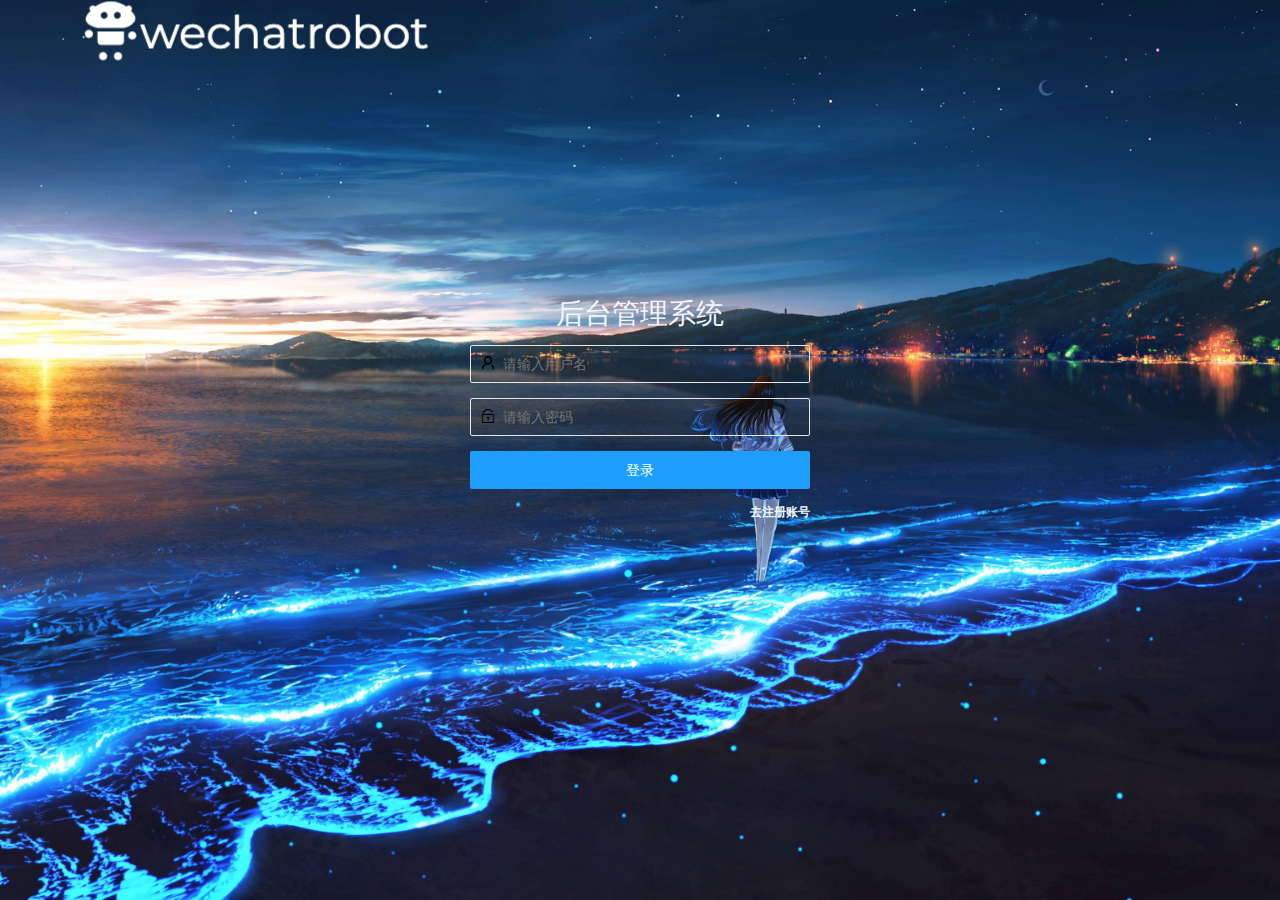
<file: login.html>
<!DOCTYPE html>
<html lang="en">
  <head>
    <meta charset="UTF-8" />
    <meta name="viewport" content="width=device-width, initial-scale=1.0" />
    <title>wechatrobot-登录/注册</title>
    <!-- 导入 LayUI 的样式 -->
    <link rel="stylesheet" href="/assets/lib/layui/css/layui.css" />
    <!-- 导入自己的样式表 -->
    <link rel="stylesheet" href="/assets/css/login.css" />
  </head>
  <body>
    <!-- 头部的 Logo 区域 -->
    <div class="layui-main">
      <img src="/assets/images/logo.png" alt="" />
    </div>

    <!-- 登录注册区域 -->
    <div class="loginAndRegBox">
      <div class="title-box"><h1>后台管理系统</h1></div>
      <!-- 登录的div -->
      <div class="login-box">
        <!-- 登录的表单 -->
        <form class="layui-form" id="form_login">
          <!-- 用户名 -->
          <div class="layui-form-item">
            <i class="layui-icon layui-icon-username"></i>
            <input type="text" name="username" required lay-verify="username" placeholder="请输入用户名" autocomplete="off" class="layui-input" />
          </div>
          <!-- 密码 -->
          <div class="layui-form-item">
            <i class="layui-icon layui-icon-password"></i>
            <input type="password" name="password" required lay-verify="required|pwd" placeholder="请输入密码" autocomplete="off" class="layui-input" />
          </div>
          <!-- 登录按钮 -->
          <div class="layui-form-item">
            <!-- 注意：表单提交按钮和普通按钮的区别，就是 lay-submit 属性 -->
            <button class="layui-btn layui-btn-fluid layui-btn-normal" lay-submit>登录</button>
          </div>
          <div class="layui-form-item links">
            <a  href="javascript:;" id="link_reg" >去注册账号</a>
          </div>
        </form>
      </div>
      <!-- 注册的div -->
      <div class="reg-box">
        <!-- 注册的表单 -->
        <form class="layui-form" id="form_reg">
          <!-- 用户名 -->
          <div class="layui-form-item">
            <i class="layui-icon layui-icon-username"></i>
            <input type="text" name="username" required lay-verify="required" placeholder="请输入用户名" autocomplete="off" class="layui-input" />
          </div>
          <!-- 密码 -->
          <div class="layui-form-item">
            <i class="layui-icon layui-icon-password"></i>
            <input type="password" name="password" required lay-verify="required|pwd" placeholder="请输入密码" autocomplete="off" class="layui-input" />
          </div>
          <!-- 密码确认框 -->
          <div class="layui-form-item">
            <i class="layui-icon layui-icon-password"></i>
            <input type="password" name="repassword" required lay-verify="required|pwd|repwd" placeholder="再次确认密码" autocomplete="off" class="layui-input" />
          </div>
          <!-- 注册按钮 -->
          <div class="layui-form-item">
            <!-- 注意：表单提交按钮和普通按钮的区别，就是 lay-submit 属性 -->
            <button class="layui-btn layui-btn-fluid layui-btn-normal" lay-submit>注册</button>
          </div>
          <div class="layui-form-item links">
            <a href="javascript:;" id="link_login">去登录</a>
          </div>
        </form>
      </div>
    </div>

    <!-- 导入 Layui 的JS文件 -->
    <script src="/assets/lib/layui/layui.all.js"></script>
    <!-- 导入 JQuery -->
    <script src="/assets/lib/jquery.js"></script>
    <!-- 导入自己封装的 baseAPI.js -->
    <script src="/assets/js/baseAPI.js"></script>
    <!-- 导入自己的 JavaScript 脚本 -->
    <script src="/assets/js/login.js"></script>
  </body>
</html>
</file>
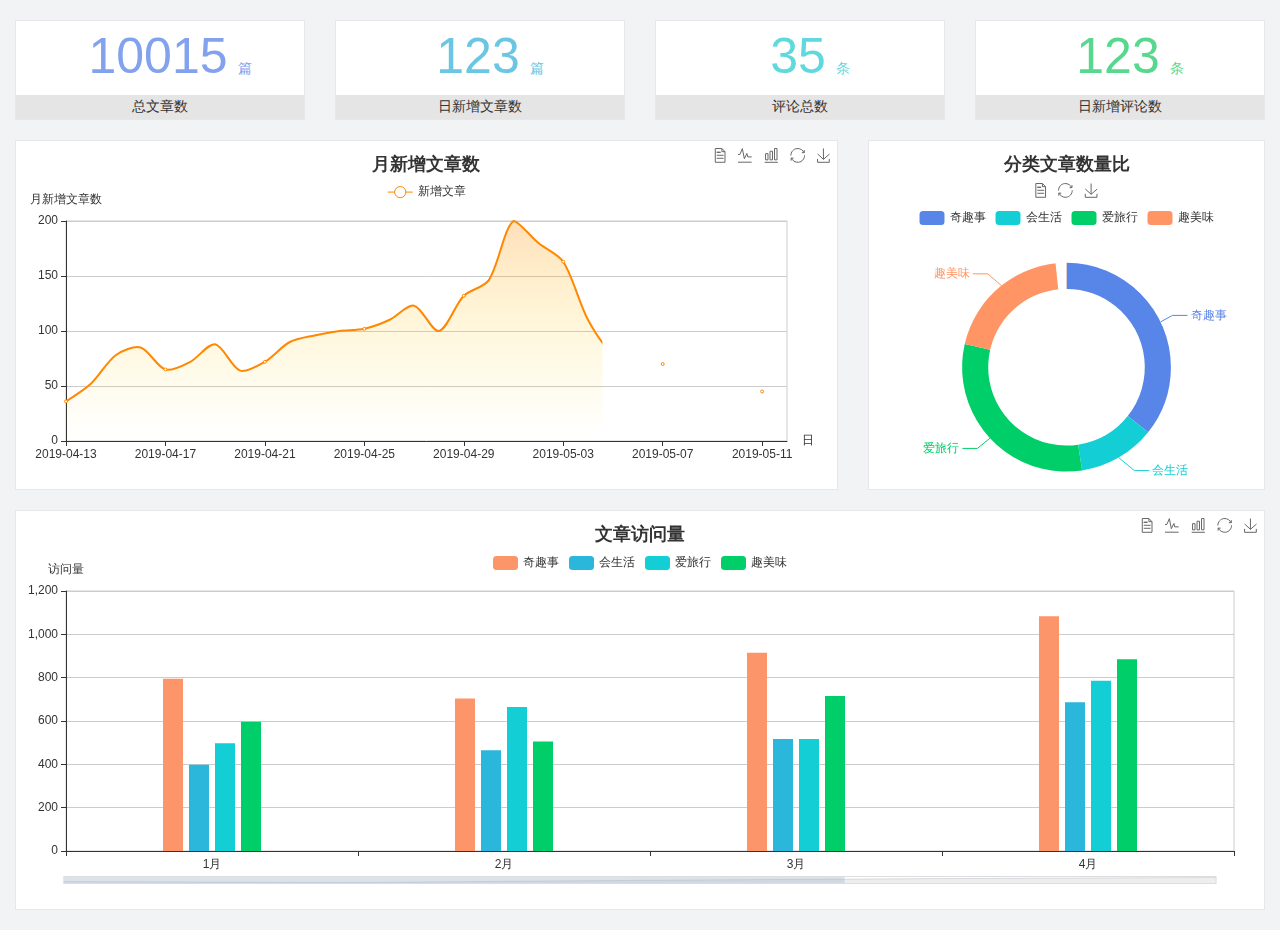
<file: home/dashboard.html>
<!DOCTYPE html>
<html lang="en">

<head>
  <meta charset="UTF-8">
  <meta name="viewport" content="width=device-width, initial-scale=1.0">
  <meta http-equiv="X-UA-Compatible" content="ie=edge">
  <title>图表统计</title>
  <link rel="stylesheet" href="../../assets/lib/bootstrap.css" />
  <link rel="stylesheet" href="../../assets/lib/main.css" />
  <script src="../../assets/lib/jquery.js"></script>
  <script type="text/javascript" src="../../assets/lib/echarts.min.js"></script>
</head>

<body>
  <div class="container-fluid">
    <div class="row spannel_list">
      <div class="col-sm-3 col-xs-6">
        <div class="spannel">
          <em>10015</em><span>篇</span>
          <b>总文章数</b>
        </div>
      </div>
      <div class="col-sm-3 col-xs-6">
        <div class="spannel scolor01">
          <em>123</em><span>篇</span>
          <b>日新增文章数</b>
        </div>
      </div>
      <div class="col-sm-3 col-xs-6">
        <div class="spannel scolor02">
          <em>35</em><span>条</span>
          <b>评论总数</b>
        </div>
      </div>
      <div class="col-sm-3 col-xs-6">
        <div class="spannel scolor03">
          <em>123</em><span>条</span>
          <b>日新增评论数</b>
        </div>
      </div>
    </div>
  </div>

  <div class="container-fluid">
    <div class="row curve-pie">
      <div class="col-lg-8 col-md-8">
        <div class="gragh_pannel" id="curve_show"></div>
      </div>
      <div class="col-lg-4 col-md-4">
        <div class="gragh_pannel" id="pie_show"></div>
      </div>
    </div>
  </div>

  <div class="container-fluid">
    <div class="column_pannel" id="column_show"></div>
  </div>

  <script>
    var oChart = echarts.init(document.getElementById('curve_show'));
    var aList_all = [
      { 'count': 36, 'date': '2019-04-13' },
      { 'count': 52, 'date': '2019-04-14' },
      { 'count': 78, 'date': '2019-04-15' },
      { 'count': 85, 'date': '2019-04-16' },
      { 'count': 65, 'date': '2019-04-17' },
      { 'count': 72, 'date': '2019-04-18' },
      { 'count': 88, 'date': '2019-04-19' },
      { 'count': 64, 'date': '2019-04-20' },
      { 'count': 72, 'date': '2019-04-21' },
      { 'count': 90, 'date': '2019-04-22' },
      { 'count': 96, 'date': '2019-04-23' },
      { 'count': 100, 'date': '2019-04-24' },
      { 'count': 102, 'date': '2019-04-25' },
      { 'count': 110, 'date': '2019-04-26' },
      { 'count': 123, 'date': '2019-04-27' },
      { 'count': 100, 'date': '2019-04-28' },
      { 'count': 132, 'date': '2019-04-29' },
      { 'count': 146, 'date': '2019-04-30' },
      { 'count': 200, 'date': '2019-05-01' },
      { 'count': 180, 'date': '2019-05-02' },
      { 'count': 163, 'date': '2019-05-03' },
      { 'count': 110, 'date': '2019-05-04' },
      { 'count': 80, 'date': '2019-05-05' },
      { 'count': 82, 'date': '2019-05-06' },
      { 'count': 70, 'date': '2019-05-07' },
      { 'count': 65, 'date': '2019-05-08' },
      { 'count': 54, 'date': '2019-05-09' },
      { 'count': 40, 'date': '2019-05-10' },
      { 'count': 45, 'date': '2019-05-11' },
      { 'count': 38, 'date': '2019-05-12' },
    ];

    let aCount = [];
    let aDate = [];

    for (var i = 0; i < aList_all.length; i++) {
      aCount.push(aList_all[i].count);
      aDate.push(aList_all[i].date);
    }

    var chartopt = {
      title: {
        text: '月新增文章数',
        left: 'center',
        top: '10'
      },
      tooltip: {
        trigger: 'axis'
      },
      legend: {
        data: ['新增文章'],
        top: '40'
      },
      toolbox: {
        show: true,
        feature: {
          mark: { show: true },
          dataView: { show: true, readOnly: false },
          magicType: { show: true, type: ['line', 'bar'] },
          restore: { show: true },
          saveAsImage: { show: true }
        }
      },
      calculable: true,
      xAxis: [
        {
          name: '日',
          type: 'category',
          boundaryGap: false,
          data: aDate
        }
      ],
      yAxis: [
        {
          name: '月新增文章数',
          type: 'value'
        }
      ],
      series: [
        {
          name: '新增文章',
          type: 'line',
          smooth: true,
          itemStyle: { normal: { areaStyle: { type: 'default' }, color: '#f80' }, lineStyle: { color: '#f80' } },
          data: aCount
        }],
      areaStyle: {
        normal: {
          color: new echarts.graphic.LinearGradient(0, 0, 0, 1, [{
            offset: 0,
            color: 'rgba(255,136,0,0.39)'
          }, {
            offset: .34,
            color: 'rgba(255,180,0,0.25)'
          }, {
            offset: 1,
            color: 'rgba(255,222,0,0.00)'
          }])

        }
      },
      grid: {
        show: true,
        x: 50,
        x2: 50,
        y: 80,
        height: 220
      }
    };

    oChart.setOption(chartopt);


    var oPie = echarts.init(document.getElementById('pie_show'));
    var oPieopt =
    {
      title: {
        top: 10,
        text: '分类文章数量比',
        x: 'center'
      },
      tooltip: {
        trigger: 'item',
        formatter: "{a} <br/>{b} : {c} ({d}%)"
      },
      color: ['#5885e8', '#13cfd5', '#00ce68', '#ff9565'],
      legend: {
        x: 'center',
        top: 65,
        data: ['奇趣事', '会生活', '爱旅行', '趣美味']
      },
      toolbox: {
        show: true,
        x: 'center',
        top: 35,
        feature: {
          mark: { show: true },
          dataView: { show: true, readOnly: false },
          magicType: {
            show: true,
            type: ['pie', 'funnel'],
            option: {
              funnel: {
                x: '25%',
                width: '50%',
                funnelAlign: 'left',
                max: 1548
              }
            }
          },
          restore: { show: true },
          saveAsImage: { show: true }
        }
      },
      calculable: true,
      series: [
        {
          name: '访问来源',
          type: 'pie',
          radius: ['45%', '60%'],
          center: ['50%', '65%'],
          data: [
            { value: 300, name: '奇趣事' },
            { value: 100, name: '会生活' },
            { value: 260, name: '爱旅行' },
            { value: 180, name: '趣美味' }
          ]
        }
      ]
    };
    oPie.setOption(oPieopt);



    var oColumn = this.echarts.init(document.getElementById('column_show'));
    var oColumnopt =
    {
      title: {
        text: '文章访问量',
        left: 'center',
        top: '10'
      },
      tooltip: {
        trigger: 'axis'
      },
      legend: {
        data: ['奇趣事', '会生活', '爱旅行', '趣美味'],
        top: '40'
      },
      toolbox: {
        show: true,
        feature: {
          mark: { show: true },
          dataView: { show: true, readOnly: false },
          magicType: { show: true, type: ['line', 'bar'] },
          restore: { show: true },
          saveAsImage: { show: true }
        }
      },
      calculable: true,
      xAxis: [
        {
          type: 'category',
          data: ['1月', '2月', '3月', '4月', '5月']
        }
      ],
      yAxis: [
        {
          name: '访问量',
          type: 'value'
        }
      ],
      series: [
        {
          name: '奇趣事',
          type: 'bar',
          barWidth: 20,
          itemStyle: {
            normal: { areaStyle: { type: 'default' }, color: '#fd956a' }
          },
          data: [800, 708, 920, 1090, 1200]
        },
        {
          name: '会生活',
          type: 'bar',
          barWidth: 20,
          itemStyle: {
            normal: { areaStyle: { type: 'default' }, color: '#2bb6db' }
          },
          data: [400, 468, 520, 690, 800]
        },
        {
          name: '爱旅行',
          type: 'bar',
          barWidth: 20,
          itemStyle: {
            normal: { areaStyle: { type: 'default' }, color: '#13cfd5' }
          },
          data: [500, 668, 520, 790, 900]
        },
        {
          name: '趣美味',
          type: 'bar',
          barWidth: 20,
          itemStyle: {
            normal: { areaStyle: { type: 'default' }, color: '#00ce68' }
          },
          data: [600, 508, 720, 890, 1000]
        }
      ],
      grid: {
        show: true,
        x: 50,
        x2: 30,
        y: 80,
        height: 260
      },
      dataZoom: [//给x轴设置滚动条
        {
          start: 0,//默认为0
          end: 100 - 1000 / 31,//默认为100
          type: 'slider',
          show: true,
          xAxisIndex: [0],
          handleSize: 0,//滑动条的 左右2个滑动条的大小
          height: 8,//组件高度
          left: 45, //左边的距离
          right: 50,//右边的距离
          bottom: 26,//右边的距离
          handleColor: '#ddd',//h滑动图标的颜色
          handleStyle: {
            borderColor: "#cacaca",
            borderWidth: "1",
            shadowBlur: 2,
            background: "#ddd",
            shadowColor: "#ddd",
          }
        }]
    };
    oColumn.setOption(oColumnopt);
  </script>
</body>

</html>
</file>
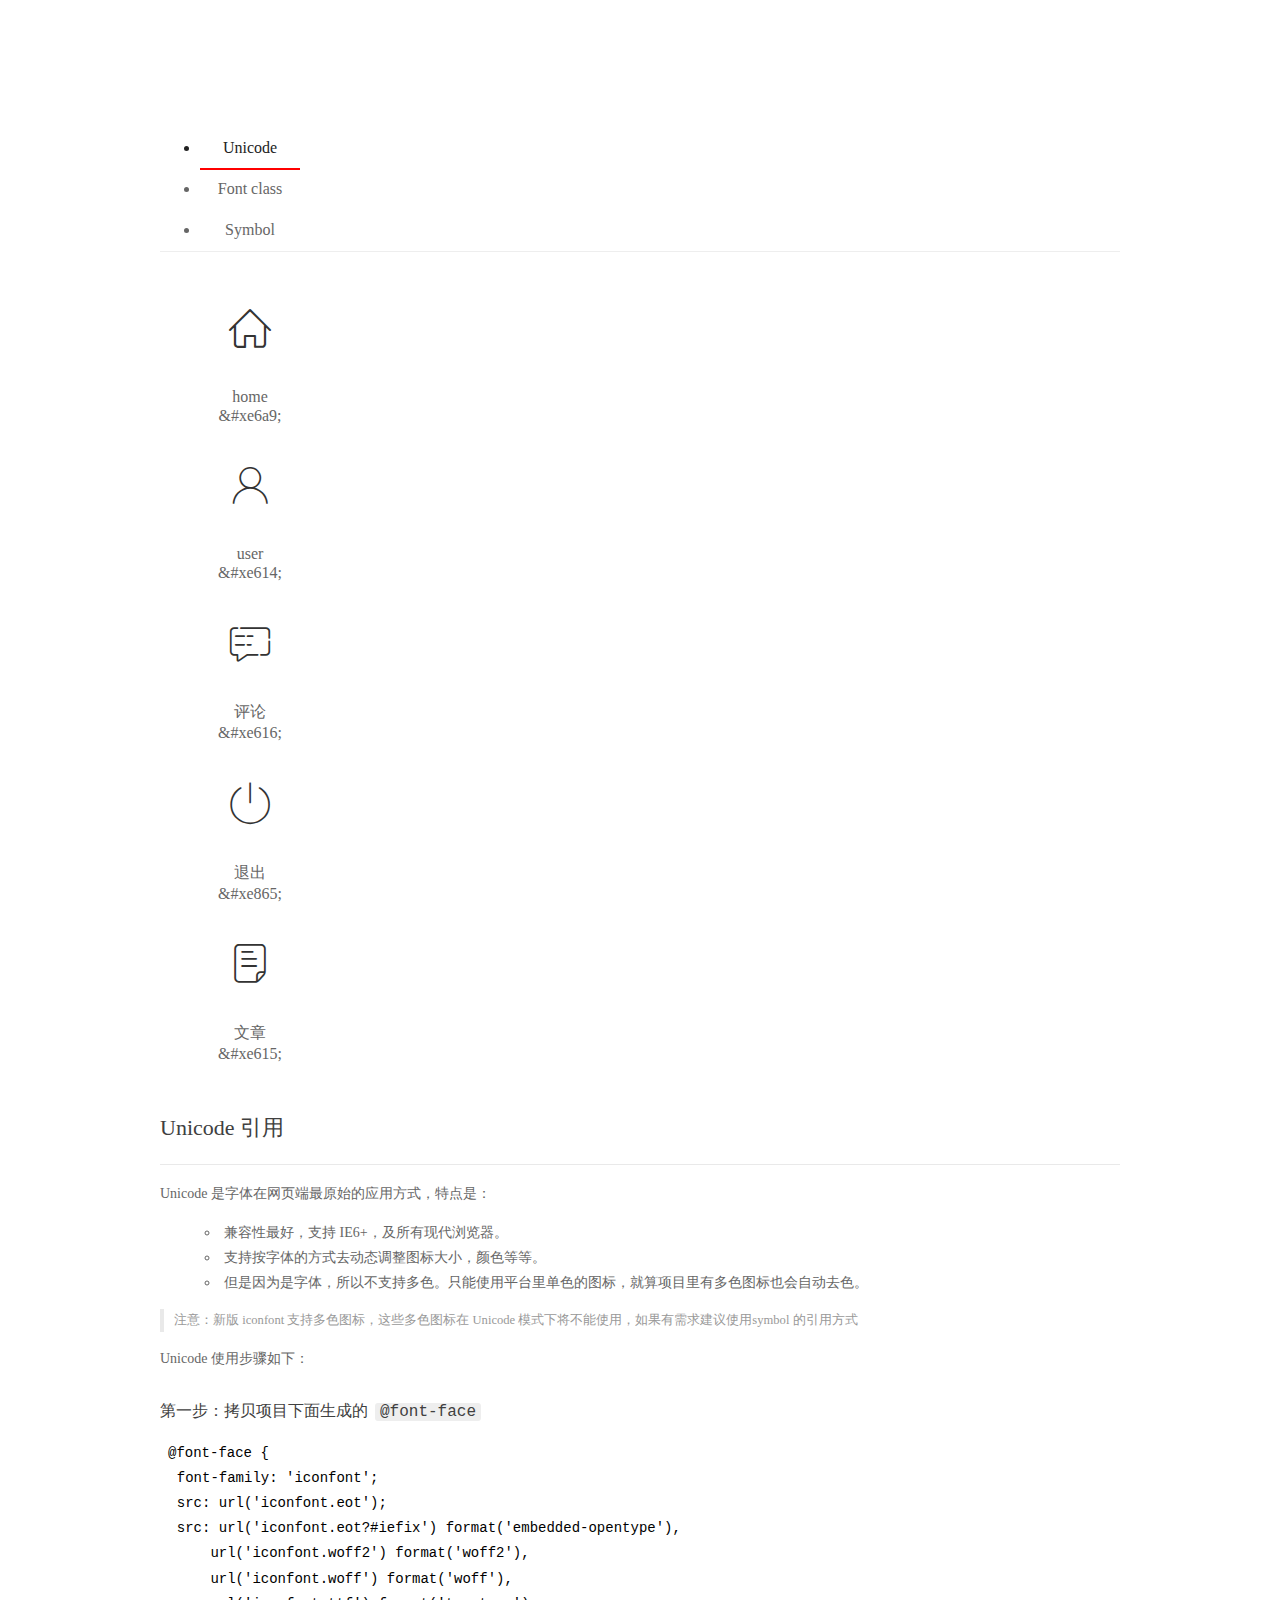
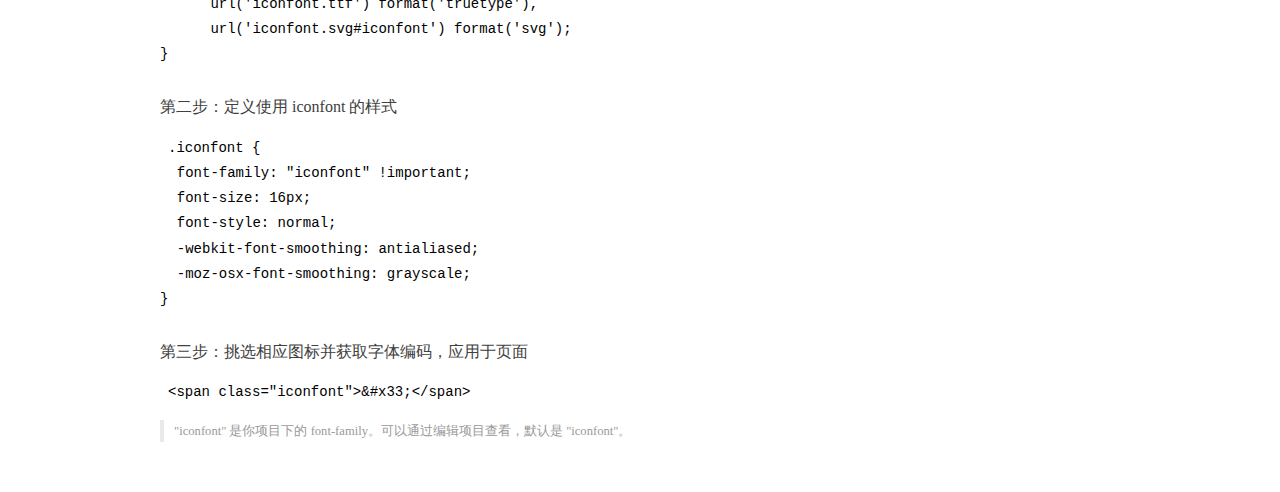
<file: assets/fonts/demo_index.html>
<!DOCTYPE html>
<html>
<head>
  <meta charset="utf-8"/>
  <title>IconFont Demo</title>
  <link rel="shortcut icon" href="https://gtms04.alicdn.com/tps/i4/TB1_oz6GVXXXXaFXpXXJDFnIXXX-64-64.ico" type="image/x-icon"/>
  <link rel="stylesheet" href="https://g.alicdn.com/thx/cube/1.3.2/cube.min.css">
  <link rel="stylesheet" href="demo.css">
  <link rel="stylesheet" href="iconfont.css">
  <script src="iconfont.js"></script>
  <!-- jQuery -->
  <script src="https://a1.alicdn.com/oss/uploads/2018/12/26/7bfddb60-08e8-11e9-9b04-53e73bb6408b.js"></script>
  <!-- 代码高亮 -->
  <script src="https://a1.alicdn.com/oss/uploads/2018/12/26/a3f714d0-08e6-11e9-8a15-ebf944d7534c.js"></script>
</head>
<body>
  <div class="main">
    <h1 class="logo"><a href="https://www.iconfont.cn/" title="iconfont 首页" target="_blank">&#xe86b;</a></h1>
    <div class="nav-tabs">
      <ul id="tabs" class="dib-box">
        <li class="dib active"><span>Unicode</span></li>
        <li class="dib"><span>Font class</span></li>
        <li class="dib"><span>Symbol</span></li>
      </ul>
      
    </div>
    <div class="tab-container">
      <div class="content unicode" style="display: block;">
          <ul class="icon_lists dib-box">
          
            <li class="dib">
              <span class="icon iconfont">&#xe6a9;</span>
                <div class="name">home</div>
                <div class="code-name">&amp;#xe6a9;</div>
              </li>
          
            <li class="dib">
              <span class="icon iconfont">&#xe614;</span>
                <div class="name">user</div>
                <div class="code-name">&amp;#xe614;</div>
              </li>
          
            <li class="dib">
              <span class="icon iconfont">&#xe616;</span>
                <div class="name">评论</div>
                <div class="code-name">&amp;#xe616;</div>
              </li>
          
            <li class="dib">
              <span class="icon iconfont">&#xe865;</span>
                <div class="name">退出</div>
                <div class="code-name">&amp;#xe865;</div>
              </li>
          
            <li class="dib">
              <span class="icon iconfont">&#xe615;</span>
                <div class="name">文章</div>
                <div class="code-name">&amp;#xe615;</div>
              </li>
          
          </ul>
          <div class="article markdown">
          <h2 id="unicode-">Unicode 引用</h2>
          <hr>

          <p>Unicode 是字体在网页端最原始的应用方式，特点是：</p>
          <ul>
            <li>兼容性最好，支持 IE6+，及所有现代浏览器。</li>
            <li>支持按字体的方式去动态调整图标大小，颜色等等。</li>
            <li>但是因为是字体，所以不支持多色。只能使用平台里单色的图标，就算项目里有多色图标也会自动去色。</li>
          </ul>
          <blockquote>
            <p>注意：新版 iconfont 支持多色图标，这些多色图标在 Unicode 模式下将不能使用，如果有需求建议使用symbol 的引用方式</p>
          </blockquote>
          <p>Unicode 使用步骤如下：</p>
          <h3 id="-font-face">第一步：拷贝项目下面生成的 <code>@font-face</code></h3>
<pre><code class="language-css"
>@font-face {
  font-family: 'iconfont';
  src: url('iconfont.eot');
  src: url('iconfont.eot?#iefix') format('embedded-opentype'),
      url('iconfont.woff2') format('woff2'),
      url('iconfont.woff') format('woff'),
      url('iconfont.ttf') format('truetype'),
      url('iconfont.svg#iconfont') format('svg');
}
</code></pre>
          <h3 id="-iconfont-">第二步：定义使用 iconfont 的样式</h3>
<pre><code class="language-css"
>.iconfont {
  font-family: "iconfont" !important;
  font-size: 16px;
  font-style: normal;
  -webkit-font-smoothing: antialiased;
  -moz-osx-font-smoothing: grayscale;
}
</code></pre>
          <h3 id="-">第三步：挑选相应图标并获取字体编码，应用于页面</h3>
<pre>
<code class="language-html"
>&lt;span class="iconfont"&gt;&amp;#x33;&lt;/span&gt;
</code></pre>
          <blockquote>
            <p>"iconfont" 是你项目下的 font-family。可以通过编辑项目查看，默认是 "iconfont"。</p>
          </blockquote>
          </div>
      </div>
      <div class="content font-class">
        <ul class="icon_lists dib-box">
          
          <li class="dib">
            <span class="icon iconfont icon-home"></span>
            <div class="name">
              home
            </div>
            <div class="code-name">.icon-home
            </div>
          </li>
          
          <li class="dib">
            <span class="icon iconfont icon-user"></span>
            <div class="name">
              user
            </div>
            <div class="code-name">.icon-user
            </div>
          </li>
          
          <li class="dib">
            <span class="icon iconfont icon-pinglun"></span>
            <div class="name">
              评论
            </div>
            <div class="code-name">.icon-pinglun
            </div>
          </li>
          
          <li class="dib">
            <span class="icon iconfont icon-tuichu"></span>
            <div class="name">
              退出
            </div>
            <div class="code-name">.icon-tuichu
            </div>
          </li>
          
          <li class="dib">
            <span class="icon iconfont icon-16"></span>
            <div class="name">
              文章
            </div>
            <div class="code-name">.icon-16
            </div>
          </li>
          
        </ul>
        <div class="article markdown">
        <h2 id="font-class-">font-class 引用</h2>
        <hr>

        <p>font-class 是 Unicode 使用方式的一种变种，主要是解决 Unicode 书写不直观，语意不明确的问题。</p>
        <p>与 Unicode 使用方式相比，具有如下特点：</p>
        <ul>
          <li>兼容性良好，支持 IE8+，及所有现代浏览器。</li>
          <li>相比于 Unicode 语意明确，书写更直观。可以很容易分辨这个 icon 是什么。</li>
          <li>因为使用 class 来定义图标，所以当要替换图标时，只需要修改 class 里面的 Unicode 引用。</li>
          <li>不过因为本质上还是使用的字体，所以多色图标还是不支持的。</li>
        </ul>
        <p>使用步骤如下：</p>
        <h3 id="-fontclass-">第一步：引入项目下面生成的 fontclass 代码：</h3>
<pre><code class="language-html">&lt;link rel="stylesheet" href="./iconfont.css"&gt;
</code></pre>
        <h3 id="-">第二步：挑选相应图标并获取类名，应用于页面：</h3>
<pre><code class="language-html">&lt;span class="iconfont icon-xxx"&gt;&lt;/span&gt;
</code></pre>
        <blockquote>
          <p>"
            iconfont" 是你项目下的 font-family。可以通过编辑项目查看，默认是 "iconfont"。</p>
        </blockquote>
      </div>
      </div>
      <div class="content symbol">
          <ul class="icon_lists dib-box">
          
            <li class="dib">
                <svg class="icon svg-icon" aria-hidden="true">
                  <use xlink:href="#icon-home"></use>
                </svg>
                <div class="name">home</div>
                <div class="code-name">#icon-home</div>
            </li>
          
            <li class="dib">
                <svg class="icon svg-icon" aria-hidden="true">
                  <use xlink:href="#icon-user"></use>
                </svg>
                <div class="name">user</div>
                <div class="code-name">#icon-user</div>
            </li>
          
            <li class="dib">
                <svg class="icon svg-icon" aria-hidden="true">
                  <use xlink:href="#icon-pinglun"></use>
                </svg>
                <div class="name">评论</div>
                <div class="code-name">#icon-pinglun</div>
            </li>
          
            <li class="dib">
                <svg class="icon svg-icon" aria-hidden="true">
                  <use xlink:href="#icon-tuichu"></use>
                </svg>
                <div class="name">退出</div>
                <div class="code-name">#icon-tuichu</div>
            </li>
          
            <li class="dib">
                <svg class="icon svg-icon" aria-hidden="true">
                  <use xlink:href="#icon-16"></use>
                </svg>
                <div class="name">文章</div>
                <div class="code-name">#icon-16</div>
            </li>
          
          </ul>
          <div class="article markdown">
          <h2 id="symbol-">Symbol 引用</h2>
          <hr>

          <p>这是一种全新的使用方式，应该说这才是未来的主流，也是平台目前推荐的用法。相关介绍可以参考这篇<a href="">文章</a>
            这种用法其实是做了一个 SVG 的集合，与另外两种相比具有如下特点：</p>
          <ul>
            <li>支持多色图标了，不再受单色限制。</li>
            <li>通过一些技巧，支持像字体那样，通过 <code>font-size</code>, <code>color</code> 来调整样式。</li>
            <li>兼容性较差，支持 IE9+，及现代浏览器。</li>
            <li>浏览器渲染 SVG 的性能一般，还不如 png。</li>
          </ul>
          <p>使用步骤如下：</p>
          <h3 id="-symbol-">第一步：引入项目下面生成的 symbol 代码：</h3>
<pre><code class="language-html">&lt;script src="./iconfont.js"&gt;&lt;/script&gt;
</code></pre>
          <h3 id="-css-">第二步：加入通用 CSS 代码（引入一次就行）：</h3>
<pre><code class="language-html">&lt;style&gt;
.icon {
  width: 1em;
  height: 1em;
  vertical-align: -0.15em;
  fill: currentColor;
  overflow: hidden;
}
&lt;/style&gt;
</code></pre>
          <h3 id="-">第三步：挑选相应图标并获取类名，应用于页面：</h3>
<pre><code class="language-html">&lt;svg class="icon" aria-hidden="true"&gt;
  &lt;use xlink:href="#icon-xxx"&gt;&lt;/use&gt;
&lt;/svg&gt;
</code></pre>
          </div>
      </div>

    </div>
  </div>
  <script>
  $(document).ready(function () {
      $('.tab-container .content:first').show()

      $('#tabs li').click(function (e) {
        var tabContent = $('.tab-container .content')
        var index = $(this).index()

        if ($(this).hasClass('active')) {
          return
        } else {
          $('#tabs li').removeClass('active')
          $(this).addClass('active')

          tabContent.hide().eq(index).fadeIn()
        }
      })
    })
  </script>
</body>
</html>
</file>
<file: assets/lib/layui/css/layui.css>
/** layui-v2.5.5 MIT License By https://www.layui.com */
 .layui-inline,img{display:inline-block;vertical-align:middle}h1,h2,h3,h4,h5,h6{font-weight:400}.layui-edge,.layui-header,.layui-inline,.layui-main{position:relative}.layui-body,.layui-edge,.layui-elip{overflow:hidden}.layui-btn,.layui-edge,.layui-inline,img{vertical-align:middle}.layui-btn,.layui-disabled,.layui-icon,.layui-unselect{-moz-user-select:none;-webkit-user-select:none;-ms-user-select:none}.layui-elip,.layui-form-checkbox span,.layui-form-pane .layui-form-label{text-overflow:ellipsis;white-space:nowrap}.layui-breadcrumb,.layui-tree-btnGroup{visibility:hidden}blockquote,body,button,dd,div,dl,dt,form,h1,h2,h3,h4,h5,h6,input,li,ol,p,pre,td,textarea,th,ul{margin:0;padding:0;-webkit-tap-highlight-color:rgba(0,0,0,0)}a:active,a:hover{outline:0}img{border:none}li{list-style:none}table{border-collapse:collapse;border-spacing:0}h4,h5,h6{font-size:100%}button,input,optgroup,option,select,textarea{font-family:inherit;font-size:inherit;font-style:inherit;font-weight:inherit;outline:0}pre{white-space:pre-wrap;white-space:-moz-pre-wrap;white-space:-pre-wrap;white-space:-o-pre-wrap;word-wrap:break-word}body{line-height:24px;font:14px Helvetica Neue,Helvetica,PingFang SC,Tahoma,Arial,sans-serif}hr{height:1px;margin:10px 0;border:0;clear:both}a{color:#333;text-decoration:none}a:hover{color:#777}a cite{font-style:normal;*cursor:pointer}.layui-border-box,.layui-border-box *{box-sizing:border-box}.layui-box,.layui-box *{box-sizing:content-box}.layui-clear{clear:both;*zoom:1}.layui-clear:after{content:'\20';clear:both;*zoom:1;display:block;height:0}.layui-inline{*display:inline;*zoom:1}.layui-edge{display:inline-block;width:0;height:0;border-width:6px;border-style:dashed;border-color:transparent}.layui-edge-top{top:-4px;border-bottom-color:#999;border-bottom-style:solid}.layui-edge-right{border-left-color:#999;border-left-style:solid}.layui-edge-bottom{top:2px;border-top-color:#999;border-top-style:solid}.layui-edge-left{border-right-color:#999;border-right-style:solid}.layui-disabled,.layui-disabled:hover{color:#d2d2d2!important;cursor:not-allowed!important}.layui-circle{border-radius:100%}.layui-show{display:block!important}.layui-hide{display:none!important}@font-face{font-family:layui-icon;src:url(../font/iconfont.eot?v=250);src:url(../font/iconfont.eot?v=250#iefix) format('embedded-opentype'),url(../font/iconfont.woff2?v=250) format('woff2'),url(../font/iconfont.woff?v=250) format('woff'),url(../font/iconfont.ttf?v=250) format('truetype'),url(../font/iconfont.svg?v=250#layui-icon) format('svg')}.layui-icon{font-family:layui-icon!important;font-size:16px;font-style:normal;-webkit-font-smoothing:antialiased;-moz-osx-font-smoothing:grayscale}.layui-icon-reply-fill:before{content:"\e611"}.layui-icon-set-fill:before{content:"\e614"}.layui-icon-menu-fill:before{content:"\e60f"}.layui-icon-search:before{content:"\e615"}.layui-icon-share:before{content:"\e641"}.layui-icon-set-sm:before{content:"\e620"}.layui-icon-engine:before{content:"\e628"}.layui-icon-close:before{content:"\1006"}.layui-icon-close-fill:before{content:"\1007"}.layui-icon-chart-screen:before{content:"\e629"}.layui-icon-star:before{content:"\e600"}.layui-icon-circle-dot:before{content:"\e617"}.layui-icon-chat:before{content:"\e606"}.layui-icon-release:before{content:"\e609"}.layui-icon-list:before{content:"\e60a"}.layui-icon-chart:before{content:"\e62c"}.layui-icon-ok-circle:before{content:"\1005"}.layui-icon-layim-theme:before{content:"\e61b"}.layui-icon-table:before{content:"\e62d"}.layui-icon-right:before{content:"\e602"}.layui-icon-left:before{content:"\e603"}.layui-icon-cart-simple:before{content:"\e698"}.layui-icon-face-cry:before{content:"\e69c"}.layui-icon-face-smile:before{content:"\e6af"}.layui-icon-survey:before{content:"\e6b2"}.layui-icon-tree:before{content:"\e62e"}.layui-icon-upload-circle:before{content:"\e62f"}.layui-icon-add-circle:before{content:"\e61f"}.layui-icon-download-circle:before{content:"\e601"}.layui-icon-templeate-1:before{content:"\e630"}.layui-icon-util:before{content:"\e631"}.layui-icon-face-surprised:before{content:"\e664"}.layui-icon-edit:before{content:"\e642"}.layui-icon-speaker:before{content:"\e645"}.layui-icon-down:before{content:"\e61a"}.layui-icon-file:before{content:"\e621"}.layui-icon-layouts:before{content:"\e632"}.layui-icon-rate-half:before{content:"\e6c9"}.layui-icon-add-circle-fine:before{content:"\e608"}.layui-icon-prev-circle:before{content:"\e633"}.layui-icon-read:before{content:"\e705"}.layui-icon-404:before{content:"\e61c"}.layui-icon-carousel:before{content:"\e634"}.layui-icon-help:before{content:"\e607"}.layui-icon-code-circle:before{content:"\e635"}.layui-icon-water:before{content:"\e636"}.layui-icon-username:before{content:"\e66f"}.layui-icon-find-fill:before{content:"\e670"}.layui-icon-about:before{content:"\e60b"}.layui-icon-location:before{content:"\e715"}.layui-icon-up:before{content:"\e619"}.layui-icon-pause:before{content:"\e651"}.layui-icon-date:before{content:"\e637"}.layui-icon-layim-uploadfile:before{content:"\e61d"}.layui-icon-delete:before{content:"\e640"}.layui-icon-play:before{content:"\e652"}.layui-icon-top:before{content:"\e604"}.layui-icon-friends:before{content:"\e612"}.layui-icon-refresh-3:before{content:"\e9aa"}.layui-icon-ok:before{content:"\e605"}.layui-icon-layer:before{content:"\e638"}.layui-icon-face-smile-fine:before{content:"\e60c"}.layui-icon-dollar:before{content:"\e659"}.layui-icon-group:before{content:"\e613"}.layui-icon-layim-download:before{content:"\e61e"}.layui-icon-picture-fine:before{content:"\e60d"}.layui-icon-link:before{content:"\e64c"}.layui-icon-diamond:before{content:"\e735"}.layui-icon-log:before{content:"\e60e"}.layui-icon-rate-solid:before{content:"\e67a"}.layui-icon-fonts-del:before{content:"\e64f"}.layui-icon-unlink:before{content:"\e64d"}.layui-icon-fonts-clear:before{content:"\e639"}.layui-icon-triangle-r:before{content:"\e623"}.layui-icon-circle:before{content:"\e63f"}.layui-icon-radio:before{content:"\e643"}.layui-icon-align-center:before{content:"\e647"}.layui-icon-align-right:before{content:"\e648"}.layui-icon-align-left:before{content:"\e649"}.layui-icon-loading-1:before{content:"\e63e"}.layui-icon-return:before{content:"\e65c"}.layui-icon-fonts-strong:before{content:"\e62b"}.layui-icon-upload:before{content:"\e67c"}.layui-icon-dialogue:before{content:"\e63a"}.layui-icon-video:before{content:"\e6ed"}.layui-icon-headset:before{content:"\e6fc"}.layui-icon-cellphone-fine:before{content:"\e63b"}.layui-icon-add-1:before{content:"\e654"}.layui-icon-face-smile-b:before{content:"\e650"}.layui-icon-fonts-html:before{content:"\e64b"}.layui-icon-form:before{content:"\e63c"}.layui-icon-cart:before{content:"\e657"}.layui-icon-camera-fill:before{content:"\e65d"}.layui-icon-tabs:before{content:"\e62a"}.layui-icon-fonts-code:before{content:"\e64e"}.layui-icon-fire:before{content:"\e756"}.layui-icon-set:before{content:"\e716"}.layui-icon-fonts-u:before{content:"\e646"}.layui-icon-triangle-d:before{content:"\e625"}.layui-icon-tips:before{content:"\e702"}.layui-icon-picture:before{content:"\e64a"}.layui-icon-more-vertical:before{content:"\e671"}.layui-icon-flag:before{content:"\e66c"}.layui-icon-loading:before{content:"\e63d"}.layui-icon-fonts-i:before{content:"\e644"}.layui-icon-refresh-1:before{content:"\e666"}.layui-icon-rmb:before{content:"\e65e"}.layui-icon-home:before{content:"\e68e"}.layui-icon-user:before{content:"\e770"}.layui-icon-notice:before{content:"\e667"}.layui-icon-login-weibo:before{content:"\e675"}.layui-icon-voice:before{content:"\e688"}.layui-icon-upload-drag:before{content:"\e681"}.layui-icon-login-qq:before{content:"\e676"}.layui-icon-snowflake:before{content:"\e6b1"}.layui-icon-file-b:before{content:"\e655"}.layui-icon-template:before{content:"\e663"}.layui-icon-auz:before{content:"\e672"}.layui-icon-console:before{content:"\e665"}.layui-icon-app:before{content:"\e653"}.layui-icon-prev:before{content:"\e65a"}.layui-icon-website:before{content:"\e7ae"}.layui-icon-next:before{content:"\e65b"}.layui-icon-component:before{content:"\e857"}.layui-icon-more:before{content:"\e65f"}.layui-icon-login-wechat:before{content:"\e677"}.layui-icon-shrink-right:before{content:"\e668"}.layui-icon-spread-left:before{content:"\e66b"}.layui-icon-camera:before{content:"\e660"}.layui-icon-note:before{content:"\e66e"}.layui-icon-refresh:before{content:"\e669"}.layui-icon-female:before{content:"\e661"}.layui-icon-male:before{content:"\e662"}.layui-icon-password:before{content:"\e673"}.layui-icon-senior:before{content:"\e674"}.layui-icon-theme:before{content:"\e66a"}.layui-icon-tread:before{content:"\e6c5"}.layui-icon-praise:before{content:"\e6c6"}.layui-icon-star-fill:before{content:"\e658"}.layui-icon-rate:before{content:"\e67b"}.layui-icon-template-1:before{content:"\e656"}.layui-icon-vercode:before{content:"\e679"}.layui-icon-cellphone:before{content:"\e678"}.layui-icon-screen-full:before{content:"\e622"}.layui-icon-screen-restore:before{content:"\e758"}.layui-icon-cols:before{content:"\e610"}.layui-icon-export:before{content:"\e67d"}.layui-icon-print:before{content:"\e66d"}.layui-icon-slider:before{content:"\e714"}.layui-icon-addition:before{content:"\e624"}.layui-icon-subtraction:before{content:"\e67e"}.layui-icon-service:before{content:"\e626"}.layui-icon-transfer:before{content:"\e691"}.layui-main{width:1140px;margin:0 auto}.layui-header{z-index:1000;height:60px}.layui-header a:hover{transition:all .5s;-webkit-transition:all .5s}.layui-side{position:fixed;left:0;top:0;bottom:0;z-index:999;width:200px;overflow-x:hidden}.layui-side-scroll{position:relative;width:220px;height:100%;overflow-x:hidden}.layui-body{position:absolute;left:200px;right:0;top:0;bottom:0;z-index:998;width:auto;overflow-y:auto;box-sizing:border-box}.layui-layout-body{overflow:hidden}.layui-layout-admin .layui-header{background-color:#23262E}.layui-layout-admin .layui-side{top:60px;width:200px;overflow-x:hidden}.layui-layout-admin .layui-body{position:fixed;top:60px;bottom:44px}.layui-layout-admin .layui-main{width:auto;margin:0 15px}.layui-layout-admin .layui-footer{position:fixed;left:200px;right:0;bottom:0;height:44px;line-height:44px;padding:0 15px;background-color:#eee}.layui-layout-admin .layui-logo{position:absolute;left:0;top:0;width:200px;height:100%;line-height:60px;text-align:center;color:#009688;font-size:16px}.layui-layout-admin .layui-header .layui-nav{background:0 0}.layui-layout-left{position:absolute!important;left:200px;top:0}.layui-layout-right{position:absolute!important;right:0;top:0}.layui-container{position:relative;margin:0 auto;padding:0 15px;box-sizing:border-box}.layui-fluid{position:relative;margin:0 auto;padding:0 15px}.layui-row:after,.layui-row:before{content:'';display:block;clear:both}.layui-col-lg1,.layui-col-lg10,.layui-col-lg11,.layui-col-lg12,.layui-col-lg2,.layui-col-lg3,.layui-col-lg4,.layui-col-lg5,.layui-col-lg6,.layui-col-lg7,.layui-col-lg8,.layui-col-lg9,.layui-col-md1,.layui-col-md10,.layui-col-md11,.layui-col-md12,.layui-col-md2,.layui-col-md3,.layui-col-md4,.layui-col-md5,.layui-col-md6,.layui-col-md7,.layui-col-md8,.layui-col-md9,.layui-col-sm1,.layui-col-sm10,.layui-col-sm11,.layui-col-sm12,.layui-col-sm2,.layui-col-sm3,.layui-col-sm4,.layui-col-sm5,.layui-col-sm6,.layui-col-sm7,.layui-col-sm8,.layui-col-sm9,.layui-col-xs1,.layui-col-xs10,.layui-col-xs11,.layui-col-xs12,.layui-col-xs2,.layui-col-xs3,.layui-col-xs4,.layui-col-xs5,.layui-col-xs6,.layui-col-xs7,.layui-col-xs8,.layui-col-xs9{position:relative;display:block;box-sizing:border-box}.layui-col-xs1,.layui-col-xs10,.layui-col-xs11,.layui-col-xs12,.layui-col-xs2,.layui-col-xs3,.layui-col-xs4,.layui-col-xs5,.layui-col-xs6,.layui-col-xs7,.layui-col-xs8,.layui-col-xs9{float:left}.layui-col-xs1{width:8.33333333%}.layui-col-xs2{width:16.66666667%}.layui-col-xs3{width:25%}.layui-col-xs4{width:33.33333333%}.layui-col-xs5{width:41.66666667%}.layui-col-xs6{width:50%}.layui-col-xs7{width:58.33333333%}.layui-col-xs8{width:66.66666667%}.layui-col-xs9{width:75%}.layui-col-xs10{width:83.33333333%}.layui-col-xs11{width:91.66666667%}.layui-col-xs12{width:100%}.layui-col-xs-offset1{margin-left:8.33333333%}.layui-col-xs-offset2{margin-left:16.66666667%}.layui-col-xs-offset3{margin-left:25%}.layui-col-xs-offset4{margin-left:33.33333333%}.layui-col-xs-offset5{margin-left:41.66666667%}.layui-col-xs-offset6{margin-left:50%}.layui-col-xs-offset7{margin-left:58.33333333%}.layui-col-xs-offset8{margin-left:66.66666667%}.layui-col-xs-offset9{margin-left:75%}.layui-col-xs-offset10{margin-left:83.33333333%}.layui-col-xs-offset11{margin-left:91.66666667%}.layui-col-xs-offset12{margin-left:100%}@media screen and (max-width:768px){.layui-hide-xs{display:none!important}.layui-show-xs-block{display:block!important}.layui-show-xs-inline{display:inline!important}.layui-show-xs-inline-block{display:inline-block!important}}@media screen and (min-width:768px){.layui-container{width:750px}.layui-hide-sm{display:none!important}.layui-show-sm-block{display:block!important}.layui-show-sm-inline{display:inline!important}.layui-show-sm-inline-block{display:inline-block!important}.layui-col-sm1,.layui-col-sm10,.layui-col-sm11,.layui-col-sm12,.layui-col-sm2,.layui-col-sm3,.layui-col-sm4,.layui-col-sm5,.layui-col-sm6,.layui-col-sm7,.layui-col-sm8,.layui-col-sm9{float:left}.layui-col-sm1{width:8.33333333%}.layui-col-sm2{width:16.66666667%}.layui-col-sm3{width:25%}.layui-col-sm4{width:33.33333333%}.layui-col-sm5{width:41.66666667%}.layui-col-sm6{width:50%}.layui-col-sm7{width:58.33333333%}.layui-col-sm8{width:66.66666667%}.layui-col-sm9{width:75%}.layui-col-sm10{width:83.33333333%}.layui-col-sm11{width:91.66666667%}.layui-col-sm12{width:100%}.layui-col-sm-offset1{margin-left:8.33333333%}.layui-col-sm-offset2{margin-left:16.66666667%}.layui-col-sm-offset3{margin-left:25%}.layui-col-sm-offset4{margin-left:33.33333333%}.layui-col-sm-offset5{margin-left:41.66666667%}.layui-col-sm-offset6{margin-left:50%}.layui-col-sm-offset7{margin-left:58.33333333%}.layui-col-sm-offset8{margin-left:66.66666667%}.layui-col-sm-offset9{margin-left:75%}.layui-col-sm-offset10{margin-left:83.33333333%}.layui-col-sm-offset11{margin-left:91.66666667%}.layui-col-sm-offset12{margin-left:100%}}@media screen and (min-width:992px){.layui-container{width:970px}.layui-hide-md{display:none!important}.layui-show-md-block{display:block!important}.layui-show-md-inline{display:inline!important}.layui-show-md-inline-block{display:inline-block!important}.layui-col-md1,.layui-col-md10,.layui-col-md11,.layui-col-md12,.layui-col-md2,.layui-col-md3,.layui-col-md4,.layui-col-md5,.layui-col-md6,.layui-col-md7,.layui-col-md8,.layui-col-md9{float:left}.layui-col-md1{width:8.33333333%}.layui-col-md2{width:16.66666667%}.layui-col-md3{width:25%}.layui-col-md4{width:33.33333333%}.layui-col-md5{width:41.66666667%}.layui-col-md6{width:50%}.layui-col-md7{width:58.33333333%}.layui-col-md8{width:66.66666667%}.layui-col-md9{width:75%}.layui-col-md10{width:83.33333333%}.layui-col-md11{width:91.66666667%}.layui-col-md12{width:100%}.layui-col-md-offset1{margin-left:8.33333333%}.layui-col-md-offset2{margin-left:16.66666667%}.layui-col-md-offset3{margin-left:25%}.layui-col-md-offset4{margin-left:33.33333333%}.layui-col-md-offset5{margin-left:41.66666667%}.layui-col-md-offset6{margin-left:50%}.layui-col-md-offset7{margin-left:58.33333333%}.layui-col-md-offset8{margin-left:66.66666667%}.layui-col-md-offset9{margin-left:75%}.layui-col-md-offset10{margin-left:83.33333333%}.layui-col-md-offset11{margin-left:91.66666667%}.layui-col-md-offset12{margin-left:100%}}@media screen and (min-width:1200px){.layui-container{width:1170px}.layui-hide-lg{display:none!important}.layui-show-lg-block{display:block!important}.layui-show-lg-inline{display:inline!important}.layui-show-lg-inline-block{display:inline-block!important}.layui-col-lg1,.layui-col-lg10,.layui-col-lg11,.layui-col-lg12,.layui-col-lg2,.layui-col-lg3,.layui-col-lg4,.layui-col-lg5,.layui-col-lg6,.layui-col-lg7,.layui-col-lg8,.layui-col-lg9{float:left}.layui-col-lg1{width:8.33333333%}.layui-col-lg2{width:16.66666667%}.layui-col-lg3{width:25%}.layui-col-lg4{width:33.33333333%}.layui-col-lg5{width:41.66666667%}.layui-col-lg6{width:50%}.layui-col-lg7{width:58.33333333%}.layui-col-lg8{width:66.66666667%}.layui-col-lg9{width:75%}.layui-col-lg10{width:83.33333333%}.layui-col-lg11{width:91.66666667%}.layui-col-lg12{width:100%}.layui-col-lg-offset1{margin-left:8.33333333%}.layui-col-lg-offset2{margin-left:16.66666667%}.layui-col-lg-offset3{margin-left:25%}.layui-col-lg-offset4{margin-left:33.33333333%}.layui-col-lg-offset5{margin-left:41.66666667%}.layui-col-lg-offset6{margin-left:50%}.layui-col-lg-offset7{margin-left:58.33333333%}.layui-col-lg-offset8{margin-left:66.66666667%}.layui-col-lg-offset9{margin-left:75%}.layui-col-lg-offset10{margin-left:83.33333333%}.layui-col-lg-offset11{margin-left:91.66666667%}.layui-col-lg-offset12{margin-left:100%}}.layui-col-space1{margin:-.5px}.layui-col-space1>*{padding:.5px}.layui-col-space3{margin:-1.5px}.layui-col-space3>*{padding:1.5px}.layui-col-space5{margin:-2.5px}.layui-col-space5>*{padding:2.5px}.layui-col-space8{margin:-3.5px}.layui-col-space8>*{padding:3.5px}.layui-col-space10{margin:-5px}.layui-col-space10>*{padding:5px}.layui-col-space12{margin:-6px}.layui-col-space12>*{padding:6px}.layui-col-space15{margin:-7.5px}.layui-col-space15>*{padding:7.5px}.layui-col-space18{margin:-9px}.layui-col-space18>*{padding:9px}.layui-col-space20{margin:-10px}.layui-col-space20>*{padding:10px}.layui-col-space22{margin:-11px}.layui-col-space22>*{padding:11px}.layui-col-space25{margin:-12.5px}.layui-col-space25>*{padding:12.5px}.layui-col-space30{margin:-15px}.layui-col-space30>*{padding:15px}.layui-btn,.layui-input,.layui-select,.layui-textarea,.layui-upload-button{outline:0;-webkit-appearance:none;transition:all .3s;-webkit-transition:all .3s;box-sizing:border-box}.layui-elem-quote{margin-bottom:10px;padding:15px;line-height:22px;border-left:5px solid #009688;border-radius:0 2px 2px 0;background-color:#f2f2f2}.layui-quote-nm{border-style:solid;border-width:1px 1px 1px 5px;background:0 0}.layui-elem-field{margin-bottom:10px;padding:0;border-width:1px;border-style:solid}.layui-elem-field legend{margin-left:20px;padding:0 10px;font-size:20px;font-weight:300}.layui-field-title{margin:10px 0 20px;border-width:1px 0 0}.layui-field-box{padding:10px 15px}.layui-field-title .layui-field-box{padding:10px 0}.layui-progress{position:relative;height:6px;border-radius:20px;background-color:#e2e2e2}.layui-progress-bar{position:absolute;left:0;top:0;width:0;max-width:100%;height:6px;border-radius:20px;text-align:right;background-color:#5FB878;transition:all .3s;-webkit-transition:all .3s}.layui-progress-big,.layui-progress-big .layui-progress-bar{height:18px;line-height:18px}.layui-progress-text{position:relative;top:-20px;line-height:18px;font-size:12px;color:#666}.layui-progress-big .layui-progress-text{position:static;padding:0 10px;color:#fff}.layui-collapse{border-width:1px;border-style:solid;border-radius:2px}.layui-colla-content,.layui-colla-item{border-top-width:1px;border-top-style:solid}.layui-colla-item:first-child{border-top:none}.layui-colla-title{position:relative;height:42px;line-height:42px;padding:0 15px 0 35px;color:#333;background-color:#f2f2f2;cursor:pointer;font-size:14px;overflow:hidden}.layui-colla-content{display:none;padding:10px 15px;line-height:22px;color:#666}.layui-colla-icon{position:absolute;left:15px;top:0;font-size:14px}.layui-card{margin-bottom:15px;border-radius:2px;background-color:#fff;box-shadow:0 1px 2px 0 rgba(0,0,0,.05)}.layui-card:last-child{margin-bottom:0}.layui-card-header{position:relative;height:42px;line-height:42px;padding:0 15px;border-bottom:1px solid #f6f6f6;color:#333;border-radius:2px 2px 0 0;font-size:14px}.layui-bg-black,.layui-bg-blue,.layui-bg-cyan,.layui-bg-green,.layui-bg-orange,.layui-bg-red{color:#fff!important}.layui-card-body{position:relative;padding:10px 15px;line-height:24px}.layui-card-body[pad15]{padding:15px}.layui-card-body[pad20]{padding:20px}.layui-card-body .layui-table{margin:5px 0}.layui-card .layui-tab{margin:0}.layui-panel-window{position:relative;padding:15px;border-radius:0;border-top:5px solid #E6E6E6;background-color:#fff}.layui-auxiliar-moving{position:fixed;left:0;right:0;top:0;bottom:0;width:100%;height:100%;background:0 0;z-index:9999999999}.layui-form-label,.layui-form-mid,.layui-form-select,.layui-input-block,.layui-input-inline,.layui-textarea{position:relative}.layui-bg-red{background-color:#FF5722!important}.layui-bg-orange{background-color:#FFB800!important}.layui-bg-green{background-color:#009688!important}.layui-bg-cyan{background-color:#2F4056!important}.layui-bg-blue{background-color:#1E9FFF!important}.layui-bg-black{background-color:#393D49!important}.layui-bg-gray{background-color:#eee!important;color:#666!important}.layui-badge-rim,.layui-colla-content,.layui-colla-item,.layui-collapse,.layui-elem-field,.layui-form-pane .layui-form-item[pane],.layui-form-pane .layui-form-label,.layui-input,.layui-layedit,.layui-layedit-tool,.layui-quote-nm,.layui-select,.layui-tab-bar,.layui-tab-card,.layui-tab-title,.layui-tab-title .layui-this:after,.layui-textarea{border-color:#e6e6e6}.layui-timeline-item:before,hr{background-color:#e6e6e6}.layui-text{line-height:22px;font-size:14px;color:#666}.layui-text h1,.layui-text h2,.layui-text h3{font-weight:500;color:#333}.layui-text h1{font-size:30px}.layui-text h2{font-size:24px}.layui-text h3{font-size:18px}.layui-text a:not(.layui-btn){color:#01AAED}.layui-text a:not(.layui-btn):hover{text-decoration:underline}.layui-text ul{padding:5px 0 5px 15px}.layui-text ul li{margin-top:5px;list-style-type:disc}.layui-text em,.layui-word-aux{color:#999!important;padding:0 5px!important}.layui-btn{display:inline-block;height:38px;line-height:38px;padding:0 18px;background-color:#009688;color:#fff;white-space:nowrap;text-align:center;font-size:14px;border:none;border-radius:2px;cursor:pointer}.layui-btn:hover{opacity:.8;filter:alpha(opacity=80);color:#fff}.layui-btn:active{opacity:1;filter:alpha(opacity=100)}.layui-btn+.layui-btn{margin-left:10px}.layui-btn-container{font-size:0}.layui-btn-container .layui-btn{margin-right:10px;margin-bottom:10px}.layui-btn-container .layui-btn+.layui-btn{margin-left:0}.layui-table .layui-btn-container .layui-btn{margin-bottom:9px}.layui-btn-radius{border-radius:100px}.layui-btn .layui-icon{margin-right:3px;font-size:18px;vertical-align:bottom;vertical-align:middle\9}.layui-btn-primary{border:1px solid #C9C9C9;background-color:#fff;color:#555}.layui-btn-primary:hover{border-color:#009688;color:#333}.layui-btn-normal{background-color:#1E9FFF}.layui-btn-warm{background-color:#FFB800}.layui-btn-danger{background-color:#FF5722}.layui-btn-checked{background-color:#5FB878}.layui-btn-disabled,.layui-btn-disabled:active,.layui-btn-disabled:hover{border:1px solid #e6e6e6;background-color:#FBFBFB;color:#C9C9C9;cursor:not-allowed;opacity:1}.layui-btn-lg{height:44px;line-height:44px;padding:0 25px;font-size:16px}.layui-btn-sm{height:30px;line-height:30px;padding:0 10px;font-size:12px}.layui-btn-sm i{font-size:16px!important}.layui-btn-xs{height:22px;line-height:22px;padding:0 5px;font-size:12px}.layui-btn-xs i{font-size:14px!important}.layui-btn-group{display:inline-block;vertical-align:middle;font-size:0}.layui-btn-group .layui-btn{margin-left:0!important;margin-right:0!important;border-left:1px solid rgba(255,255,255,.5);border-radius:0}.layui-btn-group .layui-btn-primary{border-left:none}.layui-btn-group .layui-btn-primary:hover{border-color:#C9C9C9;color:#009688}.layui-btn-group .layui-btn:first-child{border-left:none;border-radius:2px 0 0 2px}.layui-btn-group .layui-btn-primary:first-child{border-left:1px solid #c9c9c9}.layui-btn-group .layui-btn:last-child{border-radius:0 2px 2px 0}.layui-btn-group .layui-btn+.layui-btn{margin-left:0}.layui-btn-group+.layui-btn-group{margin-left:10px}.layui-btn-fluid{width:100%}.layui-input,.layui-select,.layui-textarea{height:38px;line-height:1.3;line-height:38px\9;border-width:1px;border-style:solid;background-color:#fff;border-radius:2px}.layui-input::-webkit-input-placeholder,.layui-select::-webkit-input-placeholder,.layui-textarea::-webkit-input-placeholder{line-height:1.3}.layui-input,.layui-textarea{display:block;width:100%;padding-left:10px}.layui-input:hover,.layui-textarea:hover{border-color:#D2D2D2!important}.layui-input:focus,.layui-textarea:focus{border-color:#C9C9C9!important}.layui-textarea{min-height:100px;height:auto;line-height:20px;padding:6px 10px;resize:vertical}.layui-select{padding:0 10px}.layui-form input[type=checkbox],.layui-form input[type=radio],.layui-form select{display:none}.layui-form [lay-ignore]{display:initial}.layui-form-item{margin-bottom:15px;clear:both;*zoom:1}.layui-form-item:after{content:'\20';clear:both;*zoom:1;display:block;height:0}.layui-form-label{float:left;display:block;padding:9px 15px;width:80px;font-weight:400;line-height:20px;text-align:right}.layui-form-label-col{display:block;float:none;padding:9px 0;line-height:20px;text-align:left}.layui-form-item .layui-inline{margin-bottom:5px;margin-right:10px}.layui-input-block{margin-left:110px;min-height:36px}.layui-input-inline{display:inline-block;vertical-align:middle}.layui-form-item .layui-input-inline{float:left;width:190px;margin-right:10px}.layui-form-text .layui-input-inline{width:auto}.layui-form-mid{float:left;display:block;padding:9px 0!important;line-height:20px;margin-right:10px}.layui-form-danger+.layui-form-select .layui-input,.layui-form-danger:focus{border-color:#FF5722!important}.layui-form-select .layui-input{padding-right:30px;cursor:pointer}.layui-form-select .layui-edge{position:absolute;right:10px;top:50%;margin-top:-3px;cursor:pointer;border-width:6px;border-top-color:#c2c2c2;border-top-style:solid;transition:all .3s;-webkit-transition:all .3s}.layui-form-select dl{display:none;position:absolute;left:0;top:42px;padding:5px 0;z-index:899;min-width:100%;border:1px solid #d2d2d2;max-height:300px;overflow-y:auto;background-color:#fff;border-radius:2px;box-shadow:0 2px 4px rgba(0,0,0,.12);box-sizing:border-box}.layui-form-select dl dd,.layui-form-select dl dt{padding:0 10px;line-height:36px;white-space:nowrap;overflow:hidden;text-overflow:ellipsis}.layui-form-select dl dt{font-size:12px;color:#999}.layui-form-select dl dd{cursor:pointer}.layui-form-select dl dd:hover{background-color:#f2f2f2;-webkit-transition:.5s all;transition:.5s all}.layui-form-select .layui-select-group dd{padding-left:20px}.layui-form-select dl dd.layui-select-tips{padding-left:10px!important;color:#999}.layui-form-select dl dd.layui-this{background-color:#5FB878;color:#fff}.layui-form-checkbox,.layui-form-select dl dd.layui-disabled{background-color:#fff}.layui-form-selected dl{display:block}.layui-form-checkbox,.layui-form-checkbox *,.layui-form-switch{display:inline-block;vertical-align:middle}.layui-form-selected .layui-edge{margin-top:-9px;-webkit-transform:rotate(180deg);transform:rotate(180deg);margin-top:-3px\9}:root .layui-form-selected .layui-edge{margin-top:-9px\0/IE9}.layui-form-selectup dl{top:auto;bottom:42px}.layui-select-none{margin:5px 0;text-align:center;color:#999}.layui-select-disabled .layui-disabled{border-color:#eee!important}.layui-select-disabled .layui-edge{border-top-color:#d2d2d2}.layui-form-checkbox{position:relative;height:30px;line-height:30px;margin-right:10px;padding-right:30px;cursor:pointer;font-size:0;-webkit-transition:.1s linear;transition:.1s linear;box-sizing:border-box}.layui-form-checkbox span{padding:0 10px;height:100%;font-size:14px;border-radius:2px 0 0 2px;background-color:#d2d2d2;color:#fff;overflow:hidden}.layui-form-checkbox:hover span{background-color:#c2c2c2}.layui-form-checkbox i{position:absolute;right:0;top:0;width:30px;height:28px;border:1px solid #d2d2d2;border-left:none;border-radius:0 2px 2px 0;color:#fff;font-size:20px;text-align:center}.layui-form-checkbox:hover i{border-color:#c2c2c2;color:#c2c2c2}.layui-form-checked,.layui-form-checked:hover{border-color:#5FB878}.layui-form-checked span,.layui-form-checked:hover span{background-color:#5FB878}.layui-form-checked i,.layui-form-checked:hover i{color:#5FB878}.layui-form-item .layui-form-checkbox{margin-top:4px}.layui-form-checkbox[lay-skin=primary]{height:auto!important;line-height:normal!important;min-width:18px;min-height:18px;border:none!important;margin-right:0;padding-left:28px;padding-right:0;background:0 0}.layui-form-checkbox[lay-skin=primary] span{padding-left:0;padding-right:15px;line-height:18px;background:0 0;color:#666}.layui-form-checkbox[lay-skin=primary] i{right:auto;left:0;width:16px;height:16px;line-height:16px;border:1px solid #d2d2d2;font-size:12px;border-radius:2px;background-color:#fff;-webkit-transition:.1s linear;transition:.1s linear}.layui-form-checkbox[lay-skin=primary]:hover i{border-color:#5FB878;color:#fff}.layui-form-checked[lay-skin=primary] i{border-color:#5FB878!important;background-color:#5FB878;color:#fff}.layui-checkbox-disbaled[lay-skin=primary] span{background:0 0!important;color:#c2c2c2}.layui-checkbox-disbaled[lay-skin=primary]:hover i{border-color:#d2d2d2}.layui-form-item .layui-form-checkbox[lay-skin=primary]{margin-top:10px}.layui-form-switch{position:relative;height:22px;line-height:22px;min-width:35px;padding:0 5px;margin-top:8px;border:1px solid #d2d2d2;border-radius:20px;cursor:pointer;background-color:#fff;-webkit-transition:.1s linear;transition:.1s linear}.layui-form-switch i{position:absolute;left:5px;top:3px;width:16px;height:16px;border-radius:20px;background-color:#d2d2d2;-webkit-transition:.1s linear;transition:.1s linear}.layui-form-switch em{position:relative;top:0;width:25px;margin-left:21px;padding:0!important;text-align:center!important;color:#999!important;font-style:normal!important;font-size:12px}.layui-form-onswitch{border-color:#5FB878;background-color:#5FB878}.layui-checkbox-disbaled,.layui-checkbox-disbaled i{border-color:#e2e2e2!important}.layui-form-onswitch i{left:100%;margin-left:-21px;background-color:#fff}.layui-form-onswitch em{margin-left:5px;margin-right:21px;color:#fff!important}.layui-checkbox-disbaled span{background-color:#e2e2e2!important}.layui-checkbox-disbaled:hover i{color:#fff!important}[lay-radio]{display:none}.layui-form-radio,.layui-form-radio *{display:inline-block;vertical-align:middle}.layui-form-radio{line-height:28px;margin:6px 10px 0 0;padding-right:10px;cursor:pointer;font-size:0}.layui-form-radio *{font-size:14px}.layui-form-radio>i{margin-right:8px;font-size:22px;color:#c2c2c2}.layui-form-radio>i:hover,.layui-form-radioed>i{color:#5FB878}.layui-radio-disbaled>i{color:#e2e2e2!important}.layui-form-pane .layui-form-label{width:110px;padding:8px 15px;height:38px;line-height:20px;border-width:1px;border-style:solid;border-radius:2px 0 0 2px;text-align:center;background-color:#FBFBFB;overflow:hidden;box-sizing:border-box}.layui-form-pane .layui-input-inline{margin-left:-1px}.layui-form-pane .layui-input-block{margin-left:110px;left:-1px}.layui-form-pane .layui-input{border-radius:0 2px 2px 0}.layui-form-pane .layui-form-text .layui-form-label{float:none;width:100%;border-radius:2px;box-sizing:border-box;text-align:left}.layui-form-pane .layui-form-text .layui-input-inline{display:block;margin:0;top:-1px;clear:both}.layui-form-pane .layui-form-text .layui-input-block{margin:0;left:0;top:-1px}.layui-form-pane .layui-form-text .layui-textarea{min-height:100px;border-radius:0 0 2px 2px}.layui-form-pane .layui-form-checkbox{margin:4px 0 4px 10px}.layui-form-pane .layui-form-radio,.layui-form-pane .layui-form-switch{margin-top:6px;margin-left:10px}.layui-form-pane .layui-form-item[pane]{position:relative;border-width:1px;border-style:solid}.layui-form-pane .layui-form-item[pane] .layui-form-label{position:absolute;left:0;top:0;height:100%;border-width:0 1px 0 0}.layui-form-pane .layui-form-item[pane] .layui-input-inline{margin-left:110px}@media screen and (max-width:450px){.layui-form-item .layui-form-label{text-overflow:ellipsis;overflow:hidden;white-space:nowrap}.layui-form-item .layui-inline{display:block;margin-right:0;margin-bottom:20px;clear:both}.layui-form-item .layui-inline:after{content:'\20';clear:both;display:block;height:0}.layui-form-item .layui-input-inline{display:block;float:none;left:-3px;width:auto;margin:0 0 10px 112px}.layui-form-item .layui-input-inline+.layui-form-mid{margin-left:110px;top:-5px;padding:0}.layui-form-item .layui-form-checkbox{margin-right:5px;margin-bottom:5px}}.layui-layedit{border-width:1px;border-style:solid;border-radius:2px}.layui-layedit-tool{padding:3px 5px;border-bottom-width:1px;border-bottom-style:solid;font-size:0}.layedit-tool-fixed{position:fixed;top:0;border-top:1px solid #e2e2e2}.layui-layedit-tool .layedit-tool-mid,.layui-layedit-tool .layui-icon{display:inline-block;vertical-align:middle;text-align:center;font-size:14px}.layui-layedit-tool .layui-icon{position:relative;width:32px;height:30px;line-height:30px;margin:3px 5px;color:#777;cursor:pointer;border-radius:2px}.layui-layedit-tool .layui-icon:hover{color:#393D49}.layui-layedit-tool .layui-icon:active{color:#000}.layui-layedit-tool .layedit-tool-active{background-color:#e2e2e2;color:#000}.layui-layedit-tool .layui-disabled,.layui-layedit-tool .layui-disabled:hover{color:#d2d2d2;cursor:not-allowed}.layui-layedit-tool .layedit-tool-mid{width:1px;height:18px;margin:0 10px;background-color:#d2d2d2}.layedit-tool-html{width:50px!important;font-size:30px!important}.layedit-tool-b,.layedit-tool-code,.layedit-tool-help{font-size:16px!important}.layedit-tool-d,.layedit-tool-face,.layedit-tool-image,.layedit-tool-unlink{font-size:18px!important}.layedit-tool-image input{position:absolute;font-size:0;left:0;top:0;width:100%;height:100%;opacity:.01;filter:Alpha(opacity=1);cursor:pointer}.layui-layedit-iframe iframe{display:block;width:100%}#LAY_layedit_code{overflow:hidden}.layui-laypage{display:inline-block;*display:inline;*zoom:1;vertical-align:middle;margin:10px 0;font-size:0}.layui-laypage>a:first-child,.layui-laypage>a:first-child em{border-radius:2px 0 0 2px}.layui-laypage>a:last-child,.layui-laypage>a:last-child em{border-radius:0 2px 2px 0}.layui-laypage>:first-child{margin-left:0!important}.layui-laypage>:last-child{margin-right:0!important}.layui-laypage a,.layui-laypage button,.layui-laypage input,.layui-laypage select,.layui-laypage span{border:1px solid #e2e2e2}.layui-laypage a,.layui-laypage span{display:inline-block;*display:inline;*zoom:1;vertical-align:middle;padding:0 15px;height:28px;line-height:28px;margin:0 -1px 5px 0;background-color:#fff;color:#333;font-size:12px}.layui-flow-more a *,.layui-laypage input,.layui-table-view select[lay-ignore]{display:inline-block}.layui-laypage a:hover{color:#009688}.layui-laypage em{font-style:normal}.layui-laypage .layui-laypage-spr{color:#999;font-weight:700}.layui-laypage a{text-decoration:none}.layui-laypage .layui-laypage-curr{position:relative}.layui-laypage .layui-laypage-curr em{position:relative;color:#fff}.layui-laypage .layui-laypage-curr .layui-laypage-em{position:absolute;left:-1px;top:-1px;padding:1px;width:100%;height:100%;background-color:#009688}.layui-laypage-em{border-radius:2px}.layui-laypage-next em,.layui-laypage-prev em{font-family:Sim sun;font-size:16px}.layui-laypage .layui-laypage-count,.layui-laypage .layui-laypage-limits,.layui-laypage .layui-laypage-refresh,.layui-laypage .layui-laypage-skip{margin-left:10px;margin-right:10px;padding:0;border:none}.layui-laypage .layui-laypage-limits,.layui-laypage .layui-laypage-refresh{vertical-align:top}.layui-laypage .layui-laypage-refresh i{font-size:18px;cursor:pointer}.layui-laypage select{height:22px;padding:3px;border-radius:2px;cursor:pointer}.layui-laypage .layui-laypage-skip{height:30px;line-height:30px;color:#999}.layui-laypage button,.layui-laypage input{height:30px;line-height:30px;border-radius:2px;vertical-align:top;background-color:#fff;box-sizing:border-box}.layui-laypage input{width:40px;margin:0 10px;padding:0 3px;text-align:center}.layui-laypage input:focus,.layui-laypage select:focus{border-color:#009688!important}.layui-laypage button{margin-left:10px;padding:0 10px;cursor:pointer}.layui-table,.layui-table-view{margin:10px 0}.layui-flow-more{margin:10px 0;text-align:center;color:#999;font-size:14px}.layui-flow-more a{height:32px;line-height:32px}.layui-flow-more a *{vertical-align:top}.layui-flow-more a cite{padding:0 20px;border-radius:3px;background-color:#eee;color:#333;font-style:normal}.layui-flow-more a cite:hover{opacity:.8}.layui-flow-more a i{font-size:30px;color:#737383}.layui-table{width:100%;background-color:#fff;color:#666}.layui-table tr{transition:all .3s;-webkit-transition:all .3s}.layui-table th{text-align:left;font-weight:400}.layui-table tbody tr:hover,.layui-table thead tr,.layui-table-click,.layui-table-header,.layui-table-hover,.layui-table-mend,.layui-table-patch,.layui-table-tool,.layui-table-total,.layui-table-total tr,.layui-table[lay-even] tr:nth-child(even){background-color:#f2f2f2}.layui-table td,.layui-table th,.layui-table-col-set,.layui-table-fixed-r,.layui-table-grid-down,.layui-table-header,.layui-table-page,.layui-table-tips-main,.layui-table-tool,.layui-table-total,.layui-table-view,.layui-table[lay-skin=line],.layui-table[lay-skin=row]{border-width:1px;border-style:solid;border-color:#e6e6e6}.layui-table td,.layui-table th{position:relative;padding:9px 15px;min-height:20px;line-height:20px;font-size:14px}.layui-table[lay-skin=line] td,.layui-table[lay-skin=line] th{border-width:0 0 1px}.layui-table[lay-skin=row] td,.layui-table[lay-skin=row] th{border-width:0 1px 0 0}.layui-table[lay-skin=nob] td,.layui-table[lay-skin=nob] th{border:none}.layui-table img{max-width:100px}.layui-table[lay-size=lg] td,.layui-table[lay-size=lg] th{padding:15px 30px}.layui-table-view .layui-table[lay-size=lg] .layui-table-cell{height:40px;line-height:40px}.layui-table[lay-size=sm] td,.layui-table[lay-size=sm] th{font-size:12px;padding:5px 10px}.layui-table-view .layui-table[lay-size=sm] .layui-table-cell{height:20px;line-height:20px}.layui-table[lay-data]{display:none}.layui-table-box{position:relative;overflow:hidden}.layui-table-view .layui-table{position:relative;width:auto;margin:0}.layui-table-view .layui-table[lay-skin=line]{border-width:0 1px 0 0}.layui-table-view .layui-table[lay-skin=row]{border-width:0 0 1px}.layui-table-view .layui-table td,.layui-table-view .layui-table th{padding:5px 0;border-top:none;border-left:none}.layui-table-view .layui-table th.layui-unselect .layui-table-cell span{cursor:pointer}.layui-table-view .layui-table td{cursor:default}.layui-table-view .layui-table td[data-edit=text]{cursor:text}.layui-table-view .layui-form-checkbox[lay-skin=primary] i{width:18px;height:18px}.layui-table-view .layui-form-radio{line-height:0;padding:0}.layui-table-view .layui-form-radio>i{margin:0;font-size:20px}.layui-table-init{position:absolute;left:0;top:0;width:100%;height:100%;text-align:center;z-index:110}.layui-table-init .layui-icon{position:absolute;left:50%;top:50%;margin:-15px 0 0 -15px;font-size:30px;color:#c2c2c2}.layui-table-header{border-width:0 0 1px;overflow:hidden}.layui-table-header .layui-table{margin-bottom:-1px}.layui-table-tool .layui-inline[lay-event]{position:relative;width:26px;height:26px;padding:5px;line-height:16px;margin-right:10px;text-align:center;color:#333;border:1px solid #ccc;cursor:pointer;-webkit-transition:.5s all;transition:.5s all}.layui-table-tool .layui-inline[lay-event]:hover{border:1px solid #999}.layui-table-tool-temp{padding-right:120px}.layui-table-tool-self{position:absolute;right:17px;top:10px}.layui-table-tool .layui-table-tool-self .layui-inline[lay-event]{margin:0 0 0 10px}.layui-table-tool-panel{position:absolute;top:29px;left:-1px;padding:5px 0;min-width:150px;min-height:40px;border:1px solid #d2d2d2;text-align:left;overflow-y:auto;background-color:#fff;box-shadow:0 2px 4px rgba(0,0,0,.12)}.layui-table-cell,.layui-table-tool-panel li{overflow:hidden;text-overflow:ellipsis;white-space:nowrap}.layui-table-tool-panel li{padding:0 10px;line-height:30px;-webkit-transition:.5s all;transition:.5s all}.layui-table-tool-panel li .layui-form-checkbox[lay-skin=primary]{width:100%;padding-left:28px}.layui-table-tool-panel li:hover{background-color:#f2f2f2}.layui-table-tool-panel li .layui-form-checkbox[lay-skin=primary] i{position:absolute;left:0;top:0}.layui-table-tool-panel li .layui-form-checkbox[lay-skin=primary] span{padding:0}.layui-table-tool .layui-table-tool-self .layui-table-tool-panel{left:auto;right:-1px}.layui-table-col-set{position:absolute;right:0;top:0;width:20px;height:100%;border-width:0 0 0 1px;background-color:#fff}.layui-table-sort{width:10px;height:20px;margin-left:5px;cursor:pointer!important}.layui-table-sort .layui-edge{position:absolute;left:5px;border-width:5px}.layui-table-sort .layui-table-sort-asc{top:3px;border-top:none;border-bottom-style:solid;border-bottom-color:#b2b2b2}.layui-table-sort .layui-table-sort-asc:hover{border-bottom-color:#666}.layui-table-sort .layui-table-sort-desc{bottom:5px;border-bottom:none;border-top-style:solid;border-top-color:#b2b2b2}.layui-table-sort .layui-table-sort-desc:hover{border-top-color:#666}.layui-table-sort[lay-sort=asc] .layui-table-sort-asc{border-bottom-color:#000}.layui-table-sort[lay-sort=desc] .layui-table-sort-desc{border-top-color:#000}.layui-table-cell{height:28px;line-height:28px;padding:0 15px;position:relative;box-sizing:border-box}.layui-table-cell .layui-form-checkbox[lay-skin=primary]{top:-1px;padding:0}.layui-table-cell .layui-table-link{color:#01AAED}.laytable-cell-checkbox,.laytable-cell-numbers,.laytable-cell-radio,.laytable-cell-space{padding:0;text-align:center}.layui-table-body{position:relative;overflow:auto;margin-right:-1px;margin-bottom:-1px}.layui-table-body .layui-none{line-height:26px;padding:15px;text-align:center;color:#999}.layui-table-fixed{position:absolute;left:0;top:0;z-index:101}.layui-table-fixed .layui-table-body{overflow:hidden}.layui-table-fixed-l{box-shadow:0 -1px 8px rgba(0,0,0,.08)}.layui-table-fixed-r{left:auto;right:-1px;border-width:0 0 0 1px;box-shadow:-1px 0 8px rgba(0,0,0,.08)}.layui-table-fixed-r .layui-table-header{position:relative;overflow:visible}.layui-table-mend{position:absolute;right:-49px;top:0;height:100%;width:50px}.layui-table-tool{position:relative;z-index:890;width:100%;min-height:50px;line-height:30px;padding:10px 15px;border-width:0 0 1px}.layui-table-tool .layui-btn-container{margin-bottom:-10px}.layui-table-page,.layui-table-total{border-width:1px 0 0;margin-bottom:-1px;overflow:hidden}.layui-table-page{position:relative;width:100%;padding:7px 7px 0;height:41px;font-size:12px;white-space:nowrap}.layui-table-page>div{height:26px}.layui-table-page .layui-laypage{margin:0}.layui-table-page .layui-laypage a,.layui-table-page .layui-laypage span{height:26px;line-height:26px;margin-bottom:10px;border:none;background:0 0}.layui-table-page .layui-laypage a,.layui-table-page .layui-laypage span.layui-laypage-curr{padding:0 12px}.layui-table-page .layui-laypage span{margin-left:0;padding:0}.layui-table-page .layui-laypage .layui-laypage-prev{margin-left:-7px!important}.layui-table-page .layui-laypage .layui-laypage-curr .layui-laypage-em{left:0;top:0;padding:0}.layui-table-page .layui-laypage button,.layui-table-page .layui-laypage input{height:26px;line-height:26px}.layui-table-page .layui-laypage input{width:40px}.layui-table-page .layui-laypage button{padding:0 10px}.layui-table-page select{height:18px}.layui-table-patch .layui-table-cell{padding:0;width:30px}.layui-table-edit{position:absolute;left:0;top:0;width:100%;height:100%;padding:0 14px 1px;border-radius:0;box-shadow:1px 1px 20px rgba(0,0,0,.15)}.layui-table-edit:focus{border-color:#5FB878!important}select.layui-table-edit{padding:0 0 0 10px;border-color:#C9C9C9}.layui-table-view .layui-form-checkbox,.layui-table-view .layui-form-radio,.layui-table-view .layui-form-switch{top:0;margin:0;box-sizing:content-box}.layui-table-view .layui-form-checkbox{top:-1px;height:26px;line-height:26px}.layui-table-view .layui-form-checkbox i{height:26px}.layui-table-grid .layui-table-cell{overflow:visible}.layui-table-grid-down{position:absolute;top:0;right:0;width:26px;height:100%;padding:5px 0;border-width:0 0 0 1px;text-align:center;background-color:#fff;color:#999;cursor:pointer}.layui-table-grid-down .layui-icon{position:absolute;top:50%;left:50%;margin:-8px 0 0 -8px}.layui-table-grid-down:hover{background-color:#fbfbfb}body .layui-table-tips .layui-layer-content{background:0 0;padding:0;box-shadow:0 1px 6px rgba(0,0,0,.12)}.layui-table-tips-main{margin:-44px 0 0 -1px;max-height:150px;padding:8px 15px;font-size:14px;overflow-y:scroll;background-color:#fff;color:#666}.layui-table-tips-c{position:absolute;right:-3px;top:-13px;width:20px;height:20px;padding:3px;cursor:pointer;background-color:#666;border-radius:50%;color:#fff}.layui-table-tips-c:hover{background-color:#777}.layui-table-tips-c:before{position:relative;right:-2px}.layui-upload-file{display:none!important;opacity:.01;filter:Alpha(opacity=1)}.layui-upload-drag,.layui-upload-form,.layui-upload-wrap{display:inline-block}.layui-upload-list{margin:10px 0}.layui-upload-choose{padding:0 10px;color:#999}.layui-upload-drag{position:relative;padding:30px;border:1px dashed #e2e2e2;background-color:#fff;text-align:center;cursor:pointer;color:#999}.layui-upload-drag .layui-icon{font-size:50px;color:#009688}.layui-upload-drag[lay-over]{border-color:#009688}.layui-upload-iframe{position:absolute;width:0;height:0;border:0;visibility:hidden}.layui-upload-wrap{position:relative;vertical-align:middle}.layui-upload-wrap .layui-upload-file{display:block!important;position:absolute;left:0;top:0;z-index:10;font-size:100px;width:100%;height:100%;opacity:.01;filter:Alpha(opacity=1);cursor:pointer}.layui-transfer-active,.layui-transfer-box{display:inline-block;vertical-align:middle}.layui-transfer-box,.layui-transfer-header,.layui-transfer-search{border-width:0;border-style:solid;border-color:#e6e6e6}.layui-transfer-box{position:relative;border-width:1px;width:200px;height:360px;border-radius:2px;background-color:#fff}.layui-transfer-box .layui-form-checkbox{width:100%;margin:0!important}.layui-transfer-header{height:38px;line-height:38px;padding:0 10px;border-bottom-width:1px}.layui-transfer-search{position:relative;padding:10px;border-bottom-width:1px}.layui-transfer-search .layui-input{height:32px;padding-left:30px;font-size:12px}.layui-transfer-search .layui-icon-search{position:absolute;left:20px;top:50%;margin-top:-8px;color:#666}.layui-transfer-active{margin:0 15px}.layui-transfer-active .layui-btn{display:block;margin:0;padding:0 15px;background-color:#5FB878;border-color:#5FB878;color:#fff}.layui-transfer-active .layui-btn-disabled{background-color:#FBFBFB;border-color:#e6e6e6;color:#C9C9C9}.layui-transfer-active .layui-btn:first-child{margin-bottom:15px}.layui-transfer-active .layui-btn .layui-icon{margin:0;font-size:14px!important}.layui-transfer-data{padding:5px 0;overflow:auto}.layui-transfer-data li{height:32px;line-height:32px;padding:0 10px}.layui-transfer-data li:hover{background-color:#f2f2f2;transition:.5s all}.layui-transfer-data .layui-none{padding:15px 10px;text-align:center;color:#999}.layui-nav{position:relative;padding:0 20px;background-color:#393D49;color:#fff;border-radius:2px;font-size:0;box-sizing:border-box}.layui-nav *{font-size:14px}.layui-nav .layui-nav-item{position:relative;display:inline-block;*display:inline;*zoom:1;vertical-align:middle;line-height:60px}.layui-nav .layui-nav-item a{display:block;padding:0 20px;color:#fff;color:rgba(255,255,255,.7);transition:all .3s;-webkit-transition:all .3s}.layui-nav .layui-this:after,.layui-nav-bar,.layui-nav-tree .layui-nav-itemed:after{position:absolute;left:0;top:0;width:0;height:5px;background-color:#5FB878;transition:all .2s;-webkit-transition:all .2s}.layui-nav-bar{z-index:1000}.layui-nav .layui-nav-item a:hover,.layui-nav .layui-this a{color:#fff}.layui-nav .layui-this:after{content:'';top:auto;bottom:0;width:100%}.layui-nav-img{width:30px;height:30px;margin-right:10px;border-radius:50%}.layui-nav .layui-nav-more{content:'';width:0;height:0;border-style:solid dashed dashed;border-color:#fff transparent transparent;overflow:hidden;cursor:pointer;transition:all .2s;-webkit-transition:all .2s;position:absolute;top:50%;right:3px;margin-top:-3px;border-width:6px;border-top-color:rgba(255,255,255,.7)}.layui-nav .layui-nav-mored,.layui-nav-itemed>a .layui-nav-more{margin-top:-9px;border-style:dashed dashed solid;border-color:transparent transparent #fff}.layui-nav-child{display:none;position:absolute;left:0;top:65px;min-width:100%;line-height:36px;padding:5px 0;box-shadow:0 2px 4px rgba(0,0,0,.12);border:1px solid #d2d2d2;background-color:#fff;z-index:100;border-radius:2px;white-space:nowrap}.layui-nav .layui-nav-child a{color:#333}.layui-nav .layui-nav-child a:hover{background-color:#f2f2f2;color:#000}.layui-nav-child dd{position:relative}.layui-nav .layui-nav-child dd.layui-this a,.layui-nav-child dd.layui-this{background-color:#5FB878;color:#fff}.layui-nav-child dd.layui-this:after{display:none}.layui-nav-tree{width:200px;padding:0}.layui-nav-tree .layui-nav-item{display:block;width:100%;line-height:45px}.layui-nav-tree .layui-nav-item a{position:relative;height:45px;line-height:45px;text-overflow:ellipsis;overflow:hidden;white-space:nowrap}.layui-nav-tree .layui-nav-item a:hover{background-color:#4E5465}.layui-nav-tree .layui-nav-bar{width:5px;height:0;background-color:#009688}.layui-nav-tree .layui-nav-child dd.layui-this,.layui-nav-tree .layui-nav-child dd.layui-this a,.layui-nav-tree .layui-this,.layui-nav-tree .layui-this>a,.layui-nav-tree .layui-this>a:hover{background-color:#009688;color:#fff}.layui-nav-tree .layui-this:after{display:none}.layui-nav-itemed>a,.layui-nav-tree .layui-nav-title a,.layui-nav-tree .layui-nav-title a:hover{color:#fff!important}.layui-nav-tree .layui-nav-child{position:relative;z-index:0;top:0;border:none;box-shadow:none}.layui-nav-tree .layui-nav-child a{height:40px;line-height:40px;color:#fff;color:rgba(255,255,255,.7)}.layui-nav-tree .layui-nav-child,.layui-nav-tree .layui-nav-child a:hover{background:0 0;color:#fff}.layui-nav-tree .layui-nav-more{right:10px}.layui-nav-itemed>.layui-nav-child{display:block;padding:0;background-color:rgba(0,0,0,.3)!important}.layui-nav-itemed>.layui-nav-child>.layui-this>.layui-nav-child{display:block}.layui-nav-side{position:fixed;top:0;bottom:0;left:0;overflow-x:hidden;z-index:999}.layui-bg-blue .layui-nav-bar,.layui-bg-blue .layui-nav-itemed:after,.layui-bg-blue .layui-this:after{background-color:#93D1FF}.layui-bg-blue .layui-nav-child dd.layui-this{background-color:#1E9FFF}.layui-bg-blue .layui-nav-itemed>a,.layui-nav-tree.layui-bg-blue .layui-nav-title a,.layui-nav-tree.layui-bg-blue .layui-nav-title a:hover{background-color:#007DDB!important}.layui-breadcrumb{font-size:0}.layui-breadcrumb>*{font-size:14px}.layui-breadcrumb a{color:#999!important}.layui-breadcrumb a:hover{color:#5FB878!important}.layui-breadcrumb a cite{color:#666;font-style:normal}.layui-breadcrumb span[lay-separator]{margin:0 10px;color:#999}.layui-tab{margin:10px 0;text-align:left!important}.layui-tab[overflow]>.layui-tab-title{overflow:hidden}.layui-tab-title{position:relative;left:0;height:40px;white-space:nowrap;font-size:0;border-bottom-width:1px;border-bottom-style:solid;transition:all .2s;-webkit-transition:all .2s}.layui-tab-title li{display:inline-block;*display:inline;*zoom:1;vertical-align:middle;font-size:14px;transition:all .2s;-webkit-transition:all .2s;position:relative;line-height:40px;min-width:65px;padding:0 15px;text-align:center;cursor:pointer}.layui-tab-title li a{display:block}.layui-tab-title .layui-this{color:#000}.layui-tab-title .layui-this:after{position:absolute;left:0;top:0;content:'';width:100%;height:41px;border-width:1px;border-style:solid;border-bottom-color:#fff;border-radius:2px 2px 0 0;box-sizing:border-box;pointer-events:none}.layui-tab-bar{position:absolute;right:0;top:0;z-index:10;width:30px;height:39px;line-height:39px;border-width:1px;border-style:solid;border-radius:2px;text-align:center;background-color:#fff;cursor:pointer}.layui-tab-bar .layui-icon{position:relative;display:inline-block;top:3px;transition:all .3s;-webkit-transition:all .3s}.layui-tab-item{display:none}.layui-tab-more{padding-right:30px;height:auto!important;white-space:normal!important}.layui-tab-more li.layui-this:after{border-bottom-color:#e2e2e2;border-radius:2px}.layui-tab-more .layui-tab-bar .layui-icon{top:-2px;top:3px\9;-webkit-transform:rotate(180deg);transform:rotate(180deg)}:root .layui-tab-more .layui-tab-bar .layui-icon{top:-2px\0/IE9}.layui-tab-content{padding:10px}.layui-tab-title li .layui-tab-close{position:relative;display:inline-block;width:18px;height:18px;line-height:20px;margin-left:8px;top:1px;text-align:center;font-size:14px;color:#c2c2c2;transition:all .2s;-webkit-transition:all .2s}.layui-tab-title li .layui-tab-close:hover{border-radius:2px;background-color:#FF5722;color:#fff}.layui-tab-brief>.layui-tab-title .layui-this{color:#009688}.layui-tab-brief>.layui-tab-more li.layui-this:after,.layui-tab-brief>.layui-tab-title .layui-this:after{border:none;border-radius:0;border-bottom:2px solid #5FB878}.layui-tab-brief[overflow]>.layui-tab-title .layui-this:after{top:-1px}.layui-tab-card{border-width:1px;border-style:solid;border-radius:2px;box-shadow:0 2px 5px 0 rgba(0,0,0,.1)}.layui-tab-card>.layui-tab-title{background-color:#f2f2f2}.layui-tab-card>.layui-tab-title li{margin-right:-1px;margin-left:-1px}.layui-tab-card>.layui-tab-title .layui-this{background-color:#fff}.layui-tab-card>.layui-tab-title .layui-this:after{border-top:none;border-width:1px;border-bottom-color:#fff}.layui-tab-card>.layui-tab-title .layui-tab-bar{height:40px;line-height:40px;border-radius:0;border-top:none;border-right:none}.layui-tab-card>.layui-tab-more .layui-this{background:0 0;color:#5FB878}.layui-tab-card>.layui-tab-more .layui-this:after{border:none}.layui-timeline{padding-left:5px}.layui-timeline-item{position:relative;padding-bottom:20px}.layui-timeline-axis{position:absolute;left:-5px;top:0;z-index:10;width:20px;height:20px;line-height:20px;background-color:#fff;color:#5FB878;border-radius:50%;text-align:center;cursor:pointer}.layui-timeline-axis:hover{color:#FF5722}.layui-timeline-item:before{content:'';position:absolute;left:5px;top:0;z-index:0;width:1px;height:100%}.layui-timeline-item:last-child:before{display:none}.layui-timeline-item:first-child:before{display:block}.layui-timeline-content{padding-left:25px}.layui-timeline-title{position:relative;margin-bottom:10px}.layui-badge,.layui-badge-dot,.layui-badge-rim{position:relative;display:inline-block;padding:0 6px;font-size:12px;text-align:center;background-color:#FF5722;color:#fff;border-radius:2px}.layui-badge{height:18px;line-height:18px}.layui-badge-dot{width:8px;height:8px;padding:0;border-radius:50%}.layui-badge-rim{height:18px;line-height:18px;border-width:1px;border-style:solid;background-color:#fff;color:#666}.layui-btn .layui-badge,.layui-btn .layui-badge-dot{margin-left:5px}.layui-nav .layui-badge,.layui-nav .layui-badge-dot{position:absolute;top:50%;margin:-8px 6px 0}.layui-tab-title .layui-badge,.layui-tab-title .layui-badge-dot{left:5px;top:-2px}.layui-carousel{position:relative;left:0;top:0;background-color:#f8f8f8}.layui-carousel>[carousel-item]{position:relative;width:100%;height:100%;overflow:hidden}.layui-carousel>[carousel-item]:before{position:absolute;content:'\e63d';left:50%;top:50%;width:100px;line-height:20px;margin:-10px 0 0 -50px;text-align:center;color:#c2c2c2;font-family:layui-icon!important;font-size:30px;font-style:normal;-webkit-font-smoothing:antialiased;-moz-osx-font-smoothing:grayscale}.layui-carousel>[carousel-item]>*{display:none;position:absolute;left:0;top:0;width:100%;height:100%;background-color:#f8f8f8;transition-duration:.3s;-webkit-transition-duration:.3s}.layui-carousel-updown>*{-webkit-transition:.3s ease-in-out up;transition:.3s ease-in-out up}.layui-carousel-arrow{display:none\9;opacity:0;position:absolute;left:10px;top:50%;margin-top:-18px;width:36px;height:36px;line-height:36px;text-align:center;font-size:20px;border:0;border-radius:50%;background-color:rgba(0,0,0,.2);color:#fff;-webkit-transition-duration:.3s;transition-duration:.3s;cursor:pointer}.layui-carousel-arrow[lay-type=add]{left:auto!important;right:10px}.layui-carousel:hover .layui-carousel-arrow[lay-type=add],.layui-carousel[lay-arrow=always] .layui-carousel-arrow[lay-type=add]{right:20px}.layui-carousel[lay-arrow=always] .layui-carousel-arrow{opacity:1;left:20px}.layui-carousel[lay-arrow=none] .layui-carousel-arrow{display:none}.layui-carousel-arrow:hover,.layui-carousel-ind ul:hover{background-color:rgba(0,0,0,.35)}.layui-carousel:hover .layui-carousel-arrow{display:block\9;opacity:1;left:20px}.layui-carousel-ind{position:relative;top:-35px;width:100%;line-height:0!important;text-align:center;font-size:0}.layui-carousel[lay-indicator=outside]{margin-bottom:30px}.layui-carousel[lay-indicator=outside] .layui-carousel-ind{top:10px}.layui-carousel[lay-indicator=outside] .layui-carousel-ind ul{background-color:rgba(0,0,0,.5)}.layui-carousel[lay-indicator=none] .layui-carousel-ind{display:none}.layui-carousel-ind ul{display:inline-block;padding:5px;background-color:rgba(0,0,0,.2);border-radius:10px;-webkit-transition-duration:.3s;transition-duration:.3s}.layui-carousel-ind li{display:inline-block;width:10px;height:10px;margin:0 3px;font-size:14px;background-color:#e2e2e2;background-color:rgba(255,255,255,.5);border-radius:50%;cursor:pointer;-webkit-transition-duration:.3s;transition-duration:.3s}.layui-carousel-ind li:hover{background-color:rgba(255,255,255,.7)}.layui-carousel-ind li.layui-this{background-color:#fff}.layui-carousel>[carousel-item]>.layui-carousel-next,.layui-carousel>[carousel-item]>.layui-carousel-prev,.layui-carousel>[carousel-item]>.layui-this{display:block}.layui-carousel>[carousel-item]>.layui-this{left:0}.layui-carousel>[carousel-item]>.layui-carousel-prev{left:-100%}.layui-carousel>[carousel-item]>.layui-carousel-next{left:100%}.layui-carousel>[carousel-item]>.layui-carousel-next.layui-carousel-left,.layui-carousel>[carousel-item]>.layui-carousel-prev.layui-carousel-right{left:0}.layui-carousel>[carousel-item]>.layui-this.layui-carousel-left{left:-100%}.layui-carousel>[carousel-item]>.layui-this.layui-carousel-right{left:100%}.layui-carousel[lay-anim=updown] .layui-carousel-arrow{left:50%!important;top:20px;margin:0 0 0 -18px}.layui-carousel[lay-anim=updown]>[carousel-item]>*,.layui-carousel[lay-anim=fade]>[carousel-item]>*{left:0!important}.layui-carousel[lay-anim=updown] .layui-carousel-arrow[lay-type=add]{top:auto!important;bottom:20px}.layui-carousel[lay-anim=updown] .layui-carousel-ind{position:absolute;top:50%;right:20px;width:auto;height:auto}.layui-carousel[lay-anim=updown] .layui-carousel-ind ul{padding:3px 5px}.layui-carousel[lay-anim=updown] .layui-carousel-ind li{display:block;margin:6px 0}.layui-carousel[lay-anim=updown]>[carousel-item]>.layui-this{top:0}.layui-carousel[lay-anim=updown]>[carousel-item]>.layui-carousel-prev{top:-100%}.layui-carousel[lay-anim=updown]>[carousel-item]>.layui-carousel-next{top:100%}.layui-carousel[lay-anim=updown]>[carousel-item]>.layui-carousel-next.layui-carousel-left,.layui-carousel[lay-anim=updown]>[carousel-item]>.layui-carousel-prev.layui-carousel-right{top:0}.layui-carousel[lay-anim=updown]>[carousel-item]>.layui-this.layui-carousel-left{top:-100%}.layui-carousel[lay-anim=updown]>[carousel-item]>.layui-this.layui-carousel-right{top:100%}.layui-carousel[lay-anim=fade]>[carousel-item]>.layui-carousel-next,.layui-carousel[lay-anim=fade]>[carousel-item]>.layui-carousel-prev{opacity:0}.layui-carousel[lay-anim=fade]>[carousel-item]>.layui-carousel-next.layui-carousel-left,.layui-carousel[lay-anim=fade]>[carousel-item]>.layui-carousel-prev.layui-carousel-right{opacity:1}.layui-carousel[lay-anim=fade]>[carousel-item]>.layui-this.layui-carousel-left,.layui-carousel[lay-anim=fade]>[carousel-item]>.layui-this.layui-carousel-right{opacity:0}.layui-fixbar{position:fixed;right:15px;bottom:15px;z-index:999999}.layui-fixbar li{width:50px;height:50px;line-height:50px;margin-bottom:1px;text-align:center;cursor:pointer;font-size:30px;background-color:#9F9F9F;color:#fff;border-radius:2px;opacity:.95}.layui-fixbar li:hover{opacity:.85}.layui-fixbar li:active{opacity:1}.layui-fixbar .layui-fixbar-top{display:none;font-size:40px}body .layui-util-face{border:none;background:0 0}body .layui-util-face .layui-layer-content{padding:0;background-color:#fff;color:#666;box-shadow:none}.layui-util-face .layui-layer-TipsG{display:none}.layui-util-face ul{position:relative;width:372px;padding:10px;border:1px solid #D9D9D9;background-color:#fff;box-shadow:0 0 20px rgba(0,0,0,.2)}.layui-util-face ul li{cursor:pointer;float:left;border:1px solid #e8e8e8;height:22px;width:26px;overflow:hidden;margin:-1px 0 0 -1px;padding:4px 2px;text-align:center}.layui-util-face ul li:hover{position:relative;z-index:2;border:1px solid #eb7350;background:#fff9ec}.layui-code{position:relative;margin:10px 0;padding:15px;line-height:20px;border:1px solid #ddd;border-left-width:6px;background-color:#F2F2F2;color:#333;font-family:Courier New;font-size:12px}.layui-rate,.layui-rate *{display:inline-block;vertical-align:middle}.layui-rate{padding:10px 5px 10px 0;font-size:0}.layui-rate li i.layui-icon{font-size:20px;color:#FFB800;margin-right:5px;transition:all .3s;-webkit-transition:all .3s}.layui-rate li i:hover{cursor:pointer;transform:scale(1.12);-webkit-transform:scale(1.12)}.layui-rate[readonly] li i:hover{cursor:default;transform:scale(1)}.layui-colorpicker{width:26px;height:26px;border:1px solid #e6e6e6;padding:5px;border-radius:2px;line-height:24px;display:inline-block;cursor:pointer;transition:all .3s;-webkit-transition:all .3s}.layui-colorpicker:hover{border-color:#d2d2d2}.layui-colorpicker.layui-colorpicker-lg{width:34px;height:34px;line-height:32px}.layui-colorpicker.layui-colorpicker-sm{width:24px;height:24px;line-height:22px}.layui-colorpicker.layui-colorpicker-xs{width:22px;height:22px;line-height:20px}.layui-colorpicker-trigger-bgcolor{display:block;background:url([data-uri]);border-radius:2px}.layui-colorpicker-trigger-span{display:block;height:100%;box-sizing:border-box;border:1px solid rgba(0,0,0,.15);border-radius:2px;text-align:center}.layui-colorpicker-trigger-i{display:inline-block;color:#FFF;font-size:12px}.layui-colorpicker-trigger-i.layui-icon-close{color:#999}.layui-colorpicker-main{position:absolute;z-index:66666666;width:280px;padding:7px;background:#FFF;border:1px solid #d2d2d2;border-radius:2px;box-shadow:0 2px 4px rgba(0,0,0,.12)}.layui-colorpicker-main-wrapper{height:180px;position:relative}.layui-colorpicker-basis{width:260px;height:100%;position:relative}.layui-colorpicker-basis-white{width:100%;height:100%;position:absolute;top:0;left:0;background:linear-gradient(90deg,#FFF,hsla(0,0%,100%,0))}.layui-colorpicker-basis-black{width:100%;height:100%;position:absolute;top:0;left:0;background:linear-gradient(0deg,#000,transparent)}.layui-colorpicker-basis-cursor{width:10px;height:10px;border:1px solid #FFF;border-radius:50%;position:absolute;top:-3px;right:-3px;cursor:pointer}.layui-colorpicker-side{position:absolute;top:0;right:0;width:12px;height:100%;background:linear-gradient(red,#FF0,#0F0,#0FF,#00F,#F0F,red)}.layui-colorpicker-side-slider{width:100%;height:5px;box-shadow:0 0 1px #888;box-sizing:border-box;background:#FFF;border-radius:1px;border:1px solid #f0f0f0;cursor:pointer;position:absolute;left:0}.layui-colorpicker-main-alpha{display:none;height:12px;margin-top:7px;background:url([data-uri])}.layui-colorpicker-alpha-bgcolor{height:100%;position:relative}.layui-colorpicker-alpha-slider{width:5px;height:100%;box-shadow:0 0 1px #888;box-sizing:border-box;background:#FFF;border-radius:1px;border:1px solid #f0f0f0;cursor:pointer;position:absolute;top:0}.layui-colorpicker-main-pre{padding-top:7px;font-size:0}.layui-colorpicker-pre{width:20px;height:20px;border-radius:2px;display:inline-block;margin-left:6px;margin-bottom:7px;cursor:pointer}.layui-colorpicker-pre:nth-child(11n+1){margin-left:0}.layui-colorpicker-pre-isalpha{background:url([data-uri])}.layui-colorpicker-pre.layui-this{box-shadow:0 0 3px 2px rgba(0,0,0,.15)}.layui-colorpicker-pre>div{height:100%;border-radius:2px}.layui-colorpicker-main-input{text-align:right;padding-top:7px}.layui-colorpicker-main-input .layui-btn-container .layui-btn{margin:0 0 0 10px}.layui-colorpicker-main-input div.layui-inline{float:left;margin-right:10px;font-size:14px}.layui-colorpicker-main-input input.layui-input{width:150px;height:30px;color:#666}.layui-slider{height:4px;background:#e2e2e2;border-radius:3px;position:relative;cursor:pointer}.layui-slider-bar{border-radius:3px;position:absolute;height:100%}.layui-slider-step{position:absolute;top:0;width:4px;height:4px;border-radius:50%;background:#FFF;-webkit-transform:translateX(-50%);transform:translateX(-50%)}.layui-slider-wrap{width:36px;height:36px;position:absolute;top:-16px;-webkit-transform:translateX(-50%);transform:translateX(-50%);z-index:10;text-align:center}.layui-slider-wrap-btn{width:12px;height:12px;border-radius:50%;background:#FFF;display:inline-block;vertical-align:middle;cursor:pointer;transition:.3s}.layui-slider-wrap:after{content:"";height:100%;display:inline-block;vertical-align:middle}.layui-slider-wrap-btn.layui-slider-hover,.layui-slider-wrap-btn:hover{transform:scale(1.2)}.layui-slider-wrap-btn.layui-disabled:hover{transform:scale(1)!important}.layui-slider-tips{position:absolute;top:-42px;z-index:66666666;white-space:nowrap;display:none;-webkit-transform:translateX(-50%);transform:translateX(-50%);color:#FFF;background:#000;border-radius:3px;height:25px;line-height:25px;padding:0 10px}.layui-slider-tips:after{content:'';position:absolute;bottom:-12px;left:50%;margin-left:-6px;width:0;height:0;border-width:6px;border-style:solid;border-color:#000 transparent transparent}.layui-slider-input{width:70px;height:32px;border:1px solid #e6e6e6;border-radius:3px;font-size:16px;line-height:32px;position:absolute;right:0;top:-15px}.layui-slider-input-btn{display:none;position:absolute;top:0;right:0;width:20px;height:100%;border-left:1px solid #d2d2d2}.layui-slider-input-btn i{cursor:pointer;position:absolute;right:0;bottom:0;width:20px;height:50%;font-size:12px;line-height:16px;text-align:center;color:#999}.layui-slider-input-btn i:first-child{top:0;border-bottom:1px solid #d2d2d2}.layui-slider-input-txt{height:100%;font-size:14px}.layui-slider-input-txt input{height:100%;border:none}.layui-slider-input-btn i:hover{color:#009688}.layui-slider-vertical{width:4px;margin-left:34px}.layui-slider-vertical .layui-slider-bar{width:4px}.layui-slider-vertical .layui-slider-step{top:auto;left:0;-webkit-transform:translateY(50%);transform:translateY(50%)}.layui-slider-vertical .layui-slider-wrap{top:auto;left:-16px;-webkit-transform:translateY(50%);transform:translateY(50%)}.layui-slider-vertical .layui-slider-tips{top:auto;left:2px}@media \0screen{.layui-slider-wrap-btn{margin-left:-20px}.layui-slider-vertical .layui-slider-wrap-btn{margin-left:0;margin-bottom:-20px}.layui-slider-vertical .layui-slider-tips{margin-left:-8px}.layui-slider>span{margin-left:8px}}.layui-tree{line-height:22px}.layui-tree .layui-form-checkbox{margin:0!important}.layui-tree-set{width:100%;position:relative}.layui-tree-pack{display:none;padding-left:20px;position:relative}.layui-tree-iconClick,.layui-tree-main{display:inline-block;vertical-align:middle}.layui-tree-line .layui-tree-pack{padding-left:27px}.layui-tree-line .layui-tree-set .layui-tree-set:after{content:'';position:absolute;top:14px;left:-9px;width:17px;height:0;border-top:1px dotted #c0c4cc}.layui-tree-entry{position:relative;padding:3px 0;height:20px;white-space:nowrap}.layui-tree-entry:hover{background-color:#eee}.layui-tree-line .layui-tree-entry:hover{background-color:rgba(0,0,0,0)}.layui-tree-line .layui-tree-entry:hover .layui-tree-txt{color:#999;text-decoration:underline;transition:.3s}.layui-tree-main{cursor:pointer;padding-right:10px}.layui-tree-line .layui-tree-set:before{content:'';position:absolute;top:0;left:-9px;width:0;height:100%;border-left:1px dotted #c0c4cc}.layui-tree-line .layui-tree-set.layui-tree-setLineShort:before{height:13px}.layui-tree-line .layui-tree-set.layui-tree-setHide:before{height:0}.layui-tree-iconClick{position:relative;height:20px;line-height:20px;margin:0 10px;color:#c0c4cc}.layui-tree-icon{height:12px;line-height:12px;width:12px;text-align:center;border:1px solid #c0c4cc}.layui-tree-iconClick .layui-icon{font-size:18px}.layui-tree-icon .layui-icon{font-size:12px;color:#666}.layui-tree-iconArrow{padding:0 5px}.layui-tree-iconArrow:after{content:'';position:absolute;left:4px;top:3px;z-index:100;width:0;height:0;border-width:5px;border-style:solid;border-color:transparent transparent transparent #c0c4cc;transition:.5s}.layui-tree-btnGroup,.layui-tree-editInput{position:relative;vertical-align:middle;display:inline-block}.layui-tree-spread>.layui-tree-entry>.layui-tree-iconClick>.layui-tree-iconArrow:after{transform:rotate(90deg) translate(3px,4px)}.layui-tree-txt{display:inline-block;vertical-align:middle;color:#555}.layui-tree-search{margin-bottom:15px;color:#666}.layui-tree-btnGroup .layui-icon{display:inline-block;vertical-align:middle;padding:0 2px;cursor:pointer}.layui-tree-btnGroup .layui-icon:hover{color:#999;transition:.3s}.layui-tree-entry:hover .layui-tree-btnGroup{visibility:visible}.layui-tree-editInput{height:20px;line-height:20px;padding:0 3px;border:none;background-color:rgba(0,0,0,.05)}.layui-tree-emptyText{text-align:center;color:#999}.layui-anim{-webkit-animation-duration:.3s;animation-duration:.3s;-webkit-animation-fill-mode:both;animation-fill-mode:both}.layui-anim.layui-icon{display:inline-block}.layui-anim-loop{-webkit-animation-iteration-count:infinite;animation-iteration-count:infinite}.layui-trans,.layui-trans a{transition:all .3s;-webkit-transition:all .3s}@-webkit-keyframes layui-rotate{from{-webkit-transform:rotate(0)}to{-webkit-transform:rotate(360deg)}}@keyframes layui-rotate{from{transform:rotate(0)}to{transform:rotate(360deg)}}.layui-anim-rotate{-webkit-animation-name:layui-rotate;animation-name:layui-rotate;-webkit-animation-duration:1s;animation-duration:1s;-webkit-animation-timing-function:linear;animation-timing-function:linear}@-webkit-keyframes layui-up{from{-webkit-transform:translate3d(0,100%,0);opacity:.3}to{-webkit-transform:translate3d(0,0,0);opacity:1}}@keyframes layui-up{from{transform:translate3d(0,100%,0);opacity:.3}to{transform:translate3d(0,0,0);opacity:1}}.layui-anim-up{-webkit-animation-name:layui-up;animation-name:layui-up}@-webkit-keyframes layui-upbit{from{-webkit-transform:translate3d(0,30px,0);opacity:.3}to{-webkit-transform:translate3d(0,0,0);opacity:1}}@keyframes layui-upbit{from{transform:translate3d(0,30px,0);opacity:.3}to{transform:translate3d(0,0,0);opacity:1}}.layui-anim-upbit{-webkit-animation-name:layui-upbit;animation-name:layui-upbit}@-webkit-keyframes layui-scale{0%{opacity:.3;-webkit-transform:scale(.5)}100%{opacity:1;-webkit-transform:scale(1)}}@keyframes layui-scale{0%{opacity:.3;-ms-transform:scale(.5);transform:scale(.5)}100%{opacity:1;-ms-transform:scale(1);transform:scale(1)}}.layui-anim-scale{-webkit-animation-name:layui-scale;animation-name:layui-scale}@-webkit-keyframes layui-scale-spring{0%{opacity:.5;-webkit-transform:scale(.5)}80%{opacity:.8;-webkit-transform:scale(1.1)}100%{opacity:1;-webkit-transform:scale(1)}}@keyframes layui-scale-spring{0%{opacity:.5;transform:scale(.5)}80%{opacity:.8;transform:scale(1.1)}100%{opacity:1;transform:scale(1)}}.layui-anim-scaleSpring{-webkit-animation-name:layui-scale-spring;animation-name:layui-scale-spring}@-webkit-keyframes layui-fadein{0%{opacity:0}100%{opacity:1}}@keyframes layui-fadein{0%{opacity:0}100%{opacity:1}}.layui-anim-fadein{-webkit-animation-name:layui-fadein;animation-name:layui-fadein}@-webkit-keyframes layui-fadeout{0%{opacity:1}100%{opacity:0}}@keyframes layui-fadeout{0%{opacity:1}100%{opacity:0}}.layui-anim-fadeout{-webkit-animation-name:layui-fadeout;animation-name:layui-fadeout}
</file>
<file: assets/css/login.css>
html,
body {
  margin: 0;
  padding: 0;
  height: 100%;
  width: 100%;
  background: url('/assets/images/login_bg.jpg') no-repeat center;
  background-size: cover;
}

.loginAndRegBox {
  width: 400px;
  height: 310px;
  background-color:transparent;
  position: absolute;
  left: 50%;
  top: 50%;
  transform: translate(-50%, -50%);
}

.title-box {
  color: aliceblue;
  margin: 0 auto;
  text-align: center;
  height: 50px;
}

.reg-box {
  display: none;
}

.layui-form {
  padding: 0 30px;
}

.links {
  display: flex;
  justify-content: flex-end;
}

.links a {
  color: aliceblue;
  font-weight: bold;
  font-size: 12px;
}

.layui-form-item {
  
  position: relative;
}

.layui-icon {
  position: absolute;
  left: 10px;
  top: 10px;
}

.layui-input {
  color: aliceblue;
  background-color: transparent;
  padding-left: 32px;
}
</file>
<file: assets/lib/main.css>
body{
    font-family:'MicroSoft YaHei';
    background-color: #f2f3f5;
}
.main_wrap{
    position:fixed;
    width:100%;
    height:100%;
    left:0px;
    top:0px;
    background:url('../images/login_bg.jpg'); 
    background-size:100% 100%; 
  }
.header{
    width:1200px;
    overflow: hidden;
    margin:20px auto 0;
}
.heade .logo{
    float: left;
}
.header .copyright{
    float:right;
    font-size:12px;
    color:#fff;
    text-align:right;
    line-height:20px;
    margin-top:10px;
}
.login_form_con{
    position:absolute;
    left:50%;
    top:50%;
    margin-left:-200px;
    margin-top:-155px;
    width:400px;
    height:310px;
    background-color: #edeff0;
}

.login_form{
    position: relative;
}

.login_form .icon-user{
    position:absolute;
    font-size:16px;
    color:#999;
    left:46px;
    top:12px;
}
.login_form .icon-key{
    position:absolute;
    font-size:18px;
    color:#999;
    left:46px;
    top:78px;
}
.login_title{
    height:60px;
    background:url('../images/login_title.png') center center no-repeat #fff;
}
.input_txt,.input_pass,.input_sub{
    display:block;
    width:334px;
    height:37px;
    padding:0px;
    text-indent:40px;
    border:1px solid #ddd;
    margin:27px auto 0;
    outline:none;
}
.input_sub{
    margin-top:40px;
    height:42px;
    background-color: #19b9e7;
    text-indent:0px;
    font-size:18px;
    color:#fff;
    cursor: pointer;
}
.input_sub:hover{
    background-color: #08a0cc;
}

.sider{
    position:fixed;
    left:0;
    top:0;
    bottom:0;
    width:210px;
    background-color: #323745;
}
.sider .logo{
    display:block;
    height:56px;
    background-color: #242732;
    overflow: hidden;
}
.sider .logo img{
    display:block;
    margin:6px auto 0;
}
.user_info{
    height:79px;
    border-bottom:1px solid #5a5e6b;
}

.user_info img{
    float: left;
    width:40px;
    height:40px;
    border-radius:20px;
    margin:19px 0 0 30px;
}
.user_info span{
    float: left;
    width:120px;
    font-size:12px;
    color:#fff;
    margin:23px 0 0 20px;
}
.user_info b{
    float: left;
    width: 120px;
    font-weight:normal;
    font-size:12px;
    color:#adafb5;
    margin:2px 0 0 20px;
}

.menu .level01{
    height:50px;
    line-height:50px;
}
.menu .level01 a{
    display:block;
    height:50px;
    font-size:12px;
    color:#adafb5;
    overflow: hidden;
}
.menu .level01.active a{
    background-color: #1378f0;
    color:#fff;
}
.menu .level01.active i{
    color:#fff;
}

.menu .level01 a:hover{
    background-color: #1378f0;
    color:#fff;
}
.menu .level01 a:hover i{
    color:#fff;
}
.menu .level01 i{
    color:#61646f;
    font-size:22px;
    float: left;
    margin-left:26px;
}
.menu .level01 span{
    float: left;
    margin-left:10px;
}
.menu .level01 b{
    float: right;
    margin-right:20px;
    font-weight:normal;
    transform:rotate(90deg);
    transition:all 500ms ease;
}

.menu .level01 .rotate0{
    transform:rotate(0deg);
}

.menu .level02{
    background: #242732;
    display:none;
}


.menu .level02 li{
    height:40px;
    line-height:40px;
}
.menu .level02 li a{
    display:block;
    height:40px;
    font-size:12px;
    color:#adafb5;
    overflow: hidden;
}

.menu .level02 li a:hover{
    background-color: #1378f0;
    color:#fff;
}

.menu .level02 li i{
    font-size:12px;
    float: left;
    margin-left:60px;
}
.menu .level02 li span{
    font-size:12px;
    float: left;
    margin-left:5px;
}

.menu .level02 .active a{
    color:#ffae00;
}

.header_bar{
    position:fixed;
    left:210px;
    right:0;
    top:0;
    height:56px;
    background-color: #fff;
}

.main{
    position:fixed;
    left:210px;
    top:56px;
    right:0;
    bottom:0;
    background-color: #f2f3f5;
}

.search_form{
    width:218px;
    height:33px;
    border:1px solid #ddd;
    background-color: #f2f3f5;
    border-radius:16px;
    float: left;
    margin:12px 0 0 27px;
}

.search_form input{
    padding:0px;
    margin:0px;
    border:0px;
    float: left;
    background-color: #f2f3f5;
    font-size:12px;
    width:175px;
    height:31px;
    margin-left:12px;
    outline:none;
   
}

.search_form .icon-search{
    line-height:33px;
    cursor: pointer;
    font-size:18px;
    color:#abaebb;
}
.user_center_link{
    float:right;

}
.user_center_link a{
    line-height:56px;
    font-size:12px;
    color:#999;
    margin-right:15px;
}
.user_center_link a:hover{
    color:#ffae00
}

.user_center_link img{
    width:42px;
    height:42px;
    border-radius:32px;
    margin-right:10px;
}

.spannel_list{
    margin-top:20px;
}

.spannel{
	height:100px;
	overflow:hidden;
	text-align:center;
    position:relative;
    background-color: #fff;
    border:1px solid #e7e7e9;
    margin-bottom:20px;
}

.spannel em{
    font-style:normal;
	font-size:50px;
	line-height:50px;
	display:inline-block;
	margin:10px 0 0 20px;
	font-family:'Arial';
	color:#83a2ed;
}

.spannel span{
	font-size:14px;
	display:inline-block;
	color:#83a2ed;
	margin-left:10px;
}

.spannel b{
	position:absolute;
	left:0;
	bottom:0;
	width:100%;
	line-height:24px;
	background:#e5e5e5;
	color:#333;
	font-size:14px;
	font-weight:normal;
}

.scolor01 em,.scolor01 span{
	color:#6ac6e2;
}

.scolor02 em,.scolor02 span{
	color:#5fd9de;
}

.scolor03 em,.scolor03 span{
	color:#58d88e;
}


.gragh_pannel{
    height:350px;
    border:1px solid #e7e7e9;
    background-color: #fff!important; 
    margin-bottom:20px;  
}

.column_pannel{
    margin-bottom:20px;
    height:400px;
    border:1px solid #e7e7e9;
    background-color: #fff!important;   
}

.common_title{
    line-height:42px;
    background-color: #fbfbfb;
    border:1px solid #e7e7e9;
    margin-top:20px;
    text-indent: 15px;
    font-size:14px;
    color:#333;
}

.common_con{
    border:1px solid #e7e7e9;
    border-top:0px;
    background-color: #fff;
    padding-bottom:20px;
    margin-bottom:20px;
}
.opt_btns{
    margin-top:20px;
}

.mp20{
    margin-top:20px;
}

.pagination{   
   margin:0;
}

.article_form{
    margin-top:20px;
}

.form-group{
    margin-bottom:25px;
}

.form-group label{
    font-weight:normal;
    color:#666;
}

.icon-icondate{
    line-height:16px;
}

.user_pic{
    width:100px;
    height:100px;
    margin-bottom:10px;
}

.article_cover{
    width:200px;
    height:200px;
    margin-bottom:10px;
}
</file>
<file: assets/fonts/demo.css>
/* Logo 字体 */
@font-face {
  font-family: "iconfont logo";
  src: url('https://at.alicdn.com/t/font_985780_km7mi63cihi.eot?t=1545807318834');
  src: url('https://at.alicdn.com/t/font_985780_km7mi63cihi.eot?t=1545807318834#iefix') format('embedded-opentype'),
    url('https://at.alicdn.com/t/font_985780_km7mi63cihi.woff?t=1545807318834') format('woff'),
    url('https://at.alicdn.com/t/font_985780_km7mi63cihi.ttf?t=1545807318834') format('truetype'),
    url('https://at.alicdn.com/t/font_985780_km7mi63cihi.svg?t=1545807318834#iconfont') format('svg');
}

.logo {
  font-family: "iconfont logo";
  font-size: 160px;
  font-style: normal;
  -webkit-font-smoothing: antialiased;
  -moz-osx-font-smoothing: grayscale;
}

/* tabs */
.nav-tabs {
  position: relative;
}

.nav-tabs .nav-more {
  position: absolute;
  right: 0;
  bottom: 0;
  height: 42px;
  line-height: 42px;
  color: #666;
}

#tabs {
  border-bottom: 1px solid #eee;
}

#tabs li {
  cursor: pointer;
  width: 100px;
  height: 40px;
  line-height: 40px;
  text-align: center;
  font-size: 16px;
  border-bottom: 2px solid transparent;
  position: relative;
  z-index: 1;
  margin-bottom: -1px;
  color: #666;
}


#tabs .active {
  border-bottom-color: #f00;
  color: #222;
}

.tab-container .content {
  display: none;
}

/* 页面布局 */
.main {
  padding: 30px 100px;
  width: 960px;
  margin: 0 auto;
}

.main .logo {
  color: #333;
  text-align: left;
  margin-bottom: 30px;
  line-height: 1;
  height: 110px;
  margin-top: -50px;
  overflow: hidden;
  *zoom: 1;
}

.main .logo a {
  font-size: 160px;
  color: #333;
}

.helps {
  margin-top: 40px;
}

.helps pre {
  padding: 20px;
  margin: 10px 0;
  border: solid 1px #e7e1cd;
  background-color: #fffdef;
  overflow: auto;
}

.icon_lists {
  width: 100% !important;
  overflow: hidden;
  *zoom: 1;
}

.icon_lists li {
  width: 100px;
  margin-bottom: 10px;
  margin-right: 20px;
  text-align: center;
  list-style: none !important;
  cursor: default;
}

.icon_lists li .code-name {
  line-height: 1.2;
}

.icon_lists .icon {
  display: block;
  height: 100px;
  line-height: 100px;
  font-size: 42px;
  margin: 10px auto;
  color: #333;
  -webkit-transition: font-size 0.25s linear, width 0.25s linear;
  -moz-transition: font-size 0.25s linear, width 0.25s linear;
  transition: font-size 0.25s linear, width 0.25s linear;
}

.icon_lists .icon:hover {
  font-size: 100px;
}

.icon_lists .svg-icon {
  /* 通过设置 font-size 来改变图标大小 */
  width: 1em;
  /* 图标和文字相邻时，垂直对齐 */
  vertical-align: -0.15em;
  /* 通过设置 color 来改变 SVG 的颜色/fill */
  fill: currentColor;
  /* path 和 stroke 溢出 viewBox 部分在 IE 下会显示
      normalize.css 中也包含这行 */
  overflow: hidden;
}

.icon_lists li .name,
.icon_lists li .code-name {
  color: #666;
}

/* markdown 样式 */
.markdown {
  color: #666;
  font-size: 14px;
  line-height: 1.8;
}

.highlight {
  line-height: 1.5;
}

.markdown img {
  vertical-align: middle;
  max-width: 100%;
}

.markdown h1 {
  color: #404040;
  font-weight: 500;
  line-height: 40px;
  margin-bottom: 24px;
}

.markdown h2,
.markdown h3,
.markdown h4,
.markdown h5,
.markdown h6 {
  color: #404040;
  margin: 1.6em 0 0.6em 0;
  font-weight: 500;
  clear: both;
}

.markdown h1 {
  font-size: 28px;
}

.markdown h2 {
  font-size: 22px;
}

.markdown h3 {
  font-size: 16px;
}

.markdown h4 {
  font-size: 14px;
}

.markdown h5 {
  font-size: 12px;
}

.markdown h6 {
  font-size: 12px;
}

.markdown hr {
  height: 1px;
  border: 0;
  background: #e9e9e9;
  margin: 16px 0;
  clear: both;
}

.markdown p {
  margin: 1em 0;
}

.markdown>p,
.markdown>blockquote,
.markdown>.highlight,
.markdown>ol,
.markdown>ul {
  width: 80%;
}

.markdown ul>li {
  list-style: circle;
}

.markdown>ul li,
.markdown blockquote ul>li {
  margin-left: 20px;
  padding-left: 4px;
}

.markdown>ul li p,
.markdown>ol li p {
  margin: 0.6em 0;
}

.markdown ol>li {
  list-style: decimal;
}

.markdown>ol li,
.markdown blockquote ol>li {
  margin-left: 20px;
  padding-left: 4px;
}

.markdown code {
  margin: 0 3px;
  padding: 0 5px;
  background: #eee;
  border-radius: 3px;
}

.markdown strong,
.markdown b {
  font-weight: 600;
}

.markdown>table {
  border-collapse: collapse;
  border-spacing: 0px;
  empty-cells: show;
  border: 1px solid #e9e9e9;
  width: 95%;
  margin-bottom: 24px;
}

.markdown>table th {
  white-space: nowrap;
  color: #333;
  font-weight: 600;
}

.markdown>table th,
.markdown>table td {
  border: 1px solid #e9e9e9;
  padding: 8px 16px;
  text-align: left;
}

.markdown>table th {
  background: #F7F7F7;
}

.markdown blockquote {
  font-size: 90%;
  color: #999;
  border-left: 4px solid #e9e9e9;
  padding-left: 0.8em;
  margin: 1em 0;
}

.markdown blockquote p {
  margin: 0;
}

.markdown .anchor {
  opacity: 0;
  transition: opacity 0.3s ease;
  margin-left: 8px;
}

.markdown .waiting {
  color: #ccc;
}

.markdown h1:hover .anchor,
.markdown h2:hover .anchor,
.markdown h3:hover .anchor,
.markdown h4:hover .anchor,
.markdown h5:hover .anchor,
.markdown h6:hover .anchor {
  opacity: 1;
  display: inline-block;
}

.markdown>br,
.markdown>p>br {
  clear: both;
}


.hljs {
  display: block;
  background: white;
  padding: 0.5em;
  color: #333333;
  overflow-x: auto;
}

.hljs-comment,
.hljs-meta {
  color: #969896;
}

.hljs-string,
.hljs-variable,
.hljs-template-variable,
.hljs-strong,
.hljs-emphasis,
.hljs-quote {
  color: #df5000;
}

.hljs-keyword,
.hljs-selector-tag,
.hljs-type {
  color: #a71d5d;
}

.hljs-literal,
.hljs-symbol,
.hljs-bullet,
.hljs-attribute {
  color: #0086b3;
}

.hljs-section,
.hljs-name {
  color: #63a35c;
}

.hljs-tag {
  color: #333333;
}

.hljs-title,
.hljs-attr,
.hljs-selector-id,
.hljs-selector-class,
.hljs-selector-attr,
.hljs-selector-pseudo {
  color: #795da3;
}

.hljs-addition {
  color: #55a532;
  background-color: #eaffea;
}

.hljs-deletion {
  color: #bd2c00;
  background-color: #ffecec;
}

.hljs-link {
  text-decoration: underline;
}

/* 代码高亮 */
/* PrismJS 1.15.0
https://prismjs.com/download.html#themes=prism&languages=markup+css+clike+javascript */
/**
 * prism.js default theme for JavaScript, CSS and HTML
 * Based on dabblet (http://dabblet.com)
 * @author Lea Verou
 */
code[class*="language-"],
pre[class*="language-"] {
  color: black;
  background: none;
  text-shadow: 0 1px white;
  font-family: Consolas, Monaco, 'Andale Mono', 'Ubuntu Mono', monospace;
  text-align: left;
  white-space: pre;
  word-spacing: normal;
  word-break: normal;
  word-wrap: normal;
  line-height: 1.5;

  -moz-tab-size: 4;
  -o-tab-size: 4;
  tab-size: 4;

  -webkit-hyphens: none;
  -moz-hyphens: none;
  -ms-hyphens: none;
  hyphens: none;
}

pre[class*="language-"]::-moz-selection,
pre[class*="language-"] ::-moz-selection,
code[class*="language-"]::-moz-selection,
code[class*="language-"] ::-moz-selection {
  text-shadow: none;
  background: #b3d4fc;
}

pre[class*="language-"]::selection,
pre[class*="language-"] ::selection,
code[class*="language-"]::selection,
code[class*="language-"] ::selection {
  text-shadow: none;
  background: #b3d4fc;
}

@media print {

  code[class*="language-"],
  pre[class*="language-"] {
    text-shadow: none;
  }
}

/* Code blocks */
pre[class*="language-"] {
  padding: 1em;
  margin: .5em 0;
  overflow: auto;
}

:not(pre)>code[class*="language-"],
pre[class*="language-"] {
  background: #f5f2f0;
}

/* Inline code */
:not(pre)>code[class*="language-"] {
  padding: .1em;
  border-radius: .3em;
  white-space: normal;
}

.token.comment,
.token.prolog,
.token.doctype,
.token.cdata {
  color: slategray;
}

.token.punctuation {
  color: #999;
}

.namespace {
  opacity: .7;
}

.token.property,
.token.tag,
.token.boolean,
.token.number,
.token.constant,
.token.symbol,
.token.deleted {
  color: #905;
}

.token.selector,
.token.attr-name,
.token.string,
.token.char,
.token.builtin,
.token.inserted {
  color: #690;
}

.token.operator,
.token.entity,
.token.url,
.language-css .token.string,
.style .token.string {
  color: #9a6e3a;
  background: hsla(0, 0%, 100%, .5);
}

.token.atrule,
.token.attr-value,
.token.keyword {
  color: #07a;
}

.token.function,
.token.class-name {
  color: #DD4A68;
}

.token.regex,
.token.important,
.token.variable {
  color: #e90;
}

.token.important,
.token.bold {
  font-weight: bold;
}

.token.italic {
  font-style: italic;
}

.token.entity {
  cursor: help;
}
</file>
<file: assets/fonts/iconfont.css>
@font-face {font-family: "iconfont";
  src: url('iconfont.eot?t=1576139966484'); /* IE9 */
  src: url('iconfont.eot?t=1576139966484#iefix') format('embedded-opentype'), /* IE6-IE8 */
  url('[data-uri]') format('woff2'),
  url('iconfont.woff?t=1576139966484') format('woff'),
  url('iconfont.ttf?t=1576139966484') format('truetype'), /* chrome, firefox, opera, Safari, Android, iOS 4.2+ */
  url('iconfont.svg?t=1576139966484#iconfont') format('svg'); /* iOS 4.1- */
}

.iconfont {
  font-family: "iconfont" !important;
  font-size: 20px;
  font-style: normal;
  -webkit-font-smoothing: antialiased;
  -moz-osx-font-smoothing: grayscale;
}

.icon-home:before {
  content: "\e6a9";
}

.icon-user:before {
  content: "\e614";
}

.icon-pinglun:before {
  content: "\e616";
}

.icon-tuichu:before {
  content: "\e865";
}

.icon-16:before {
  content: "\e615";
}
</file>
